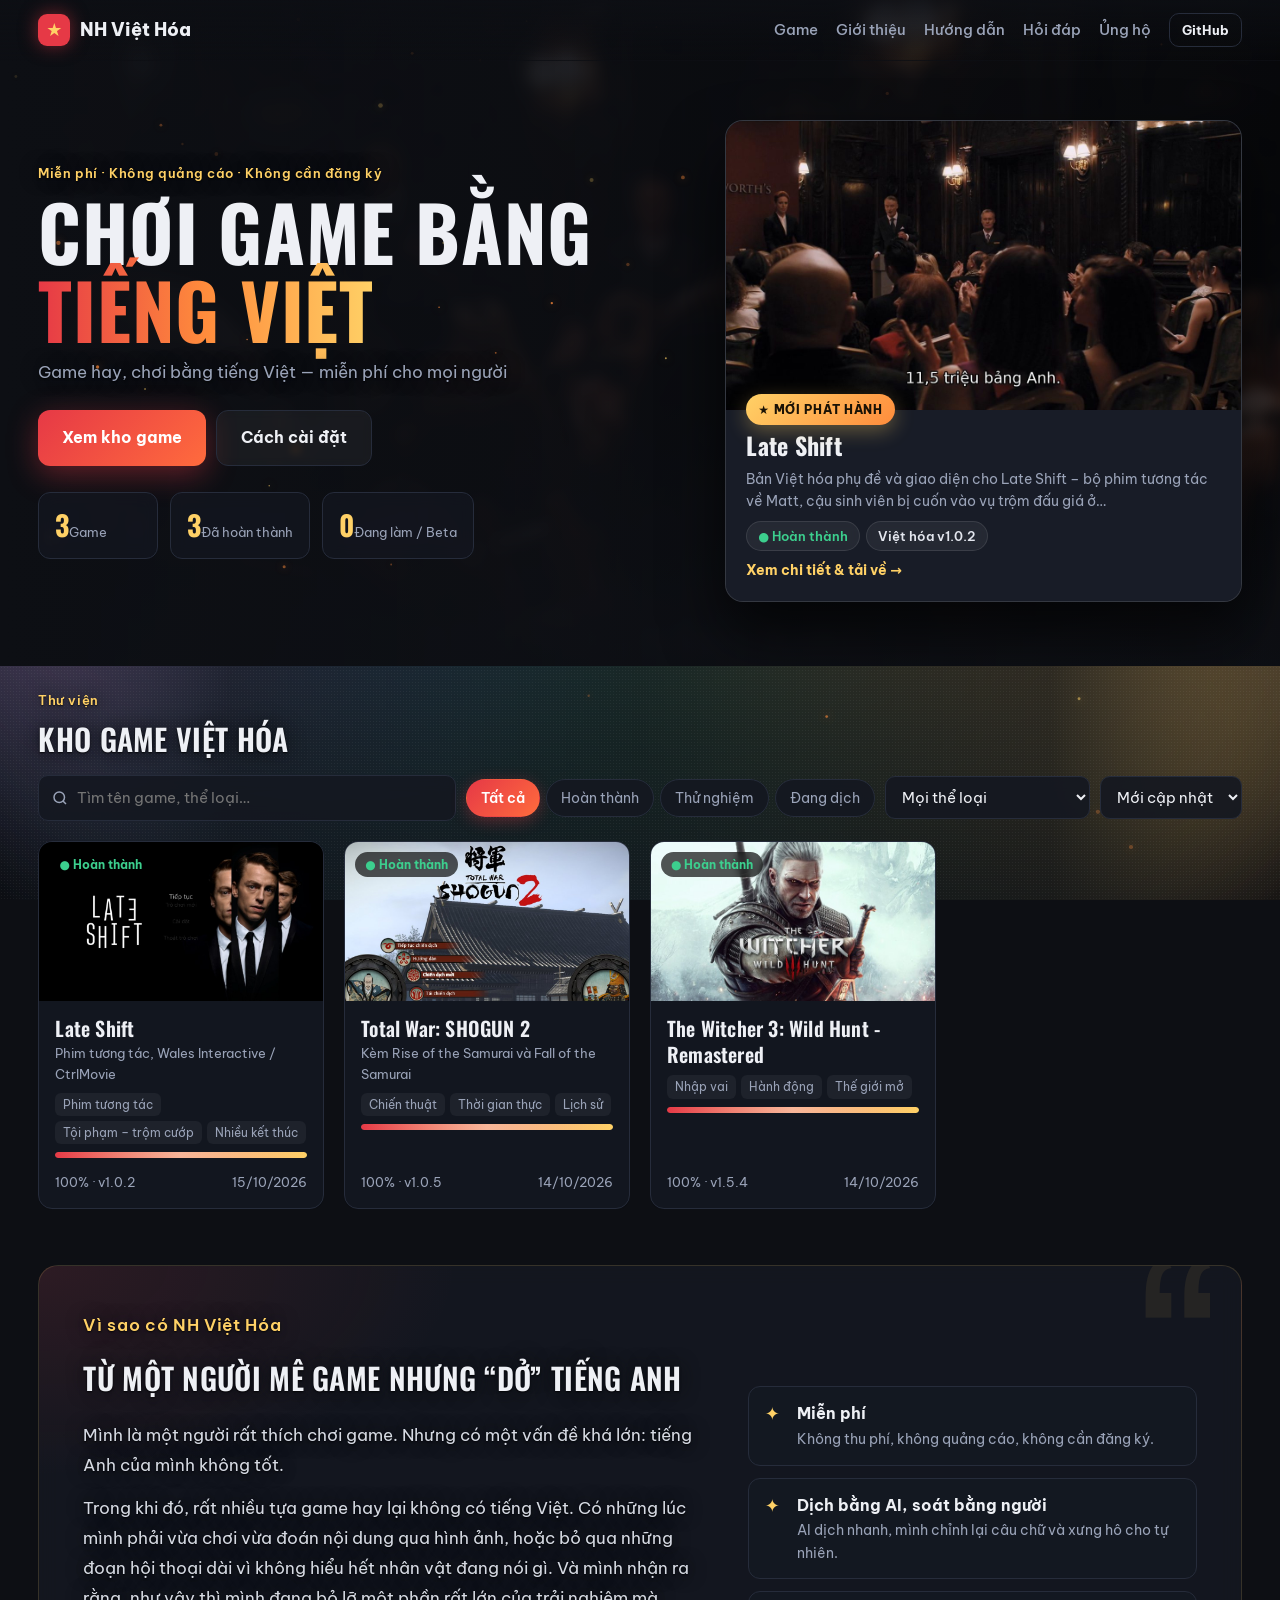
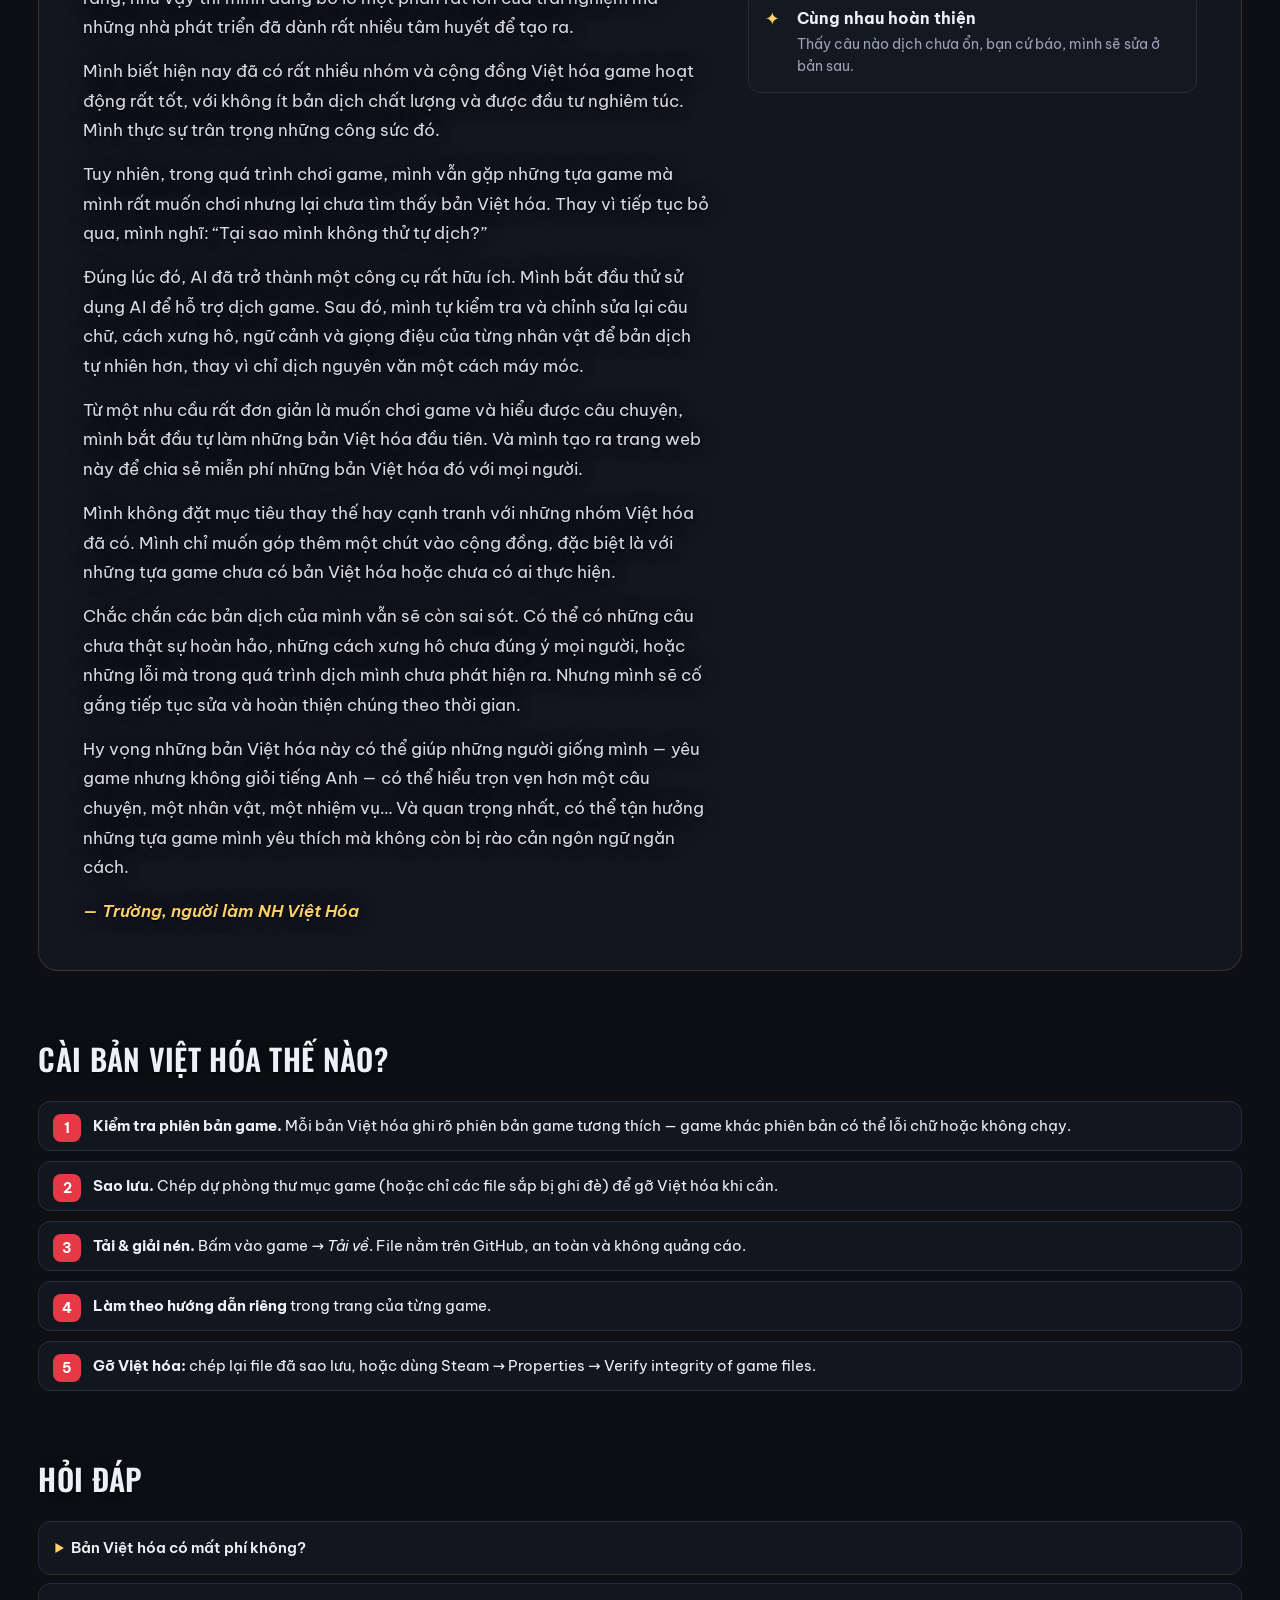
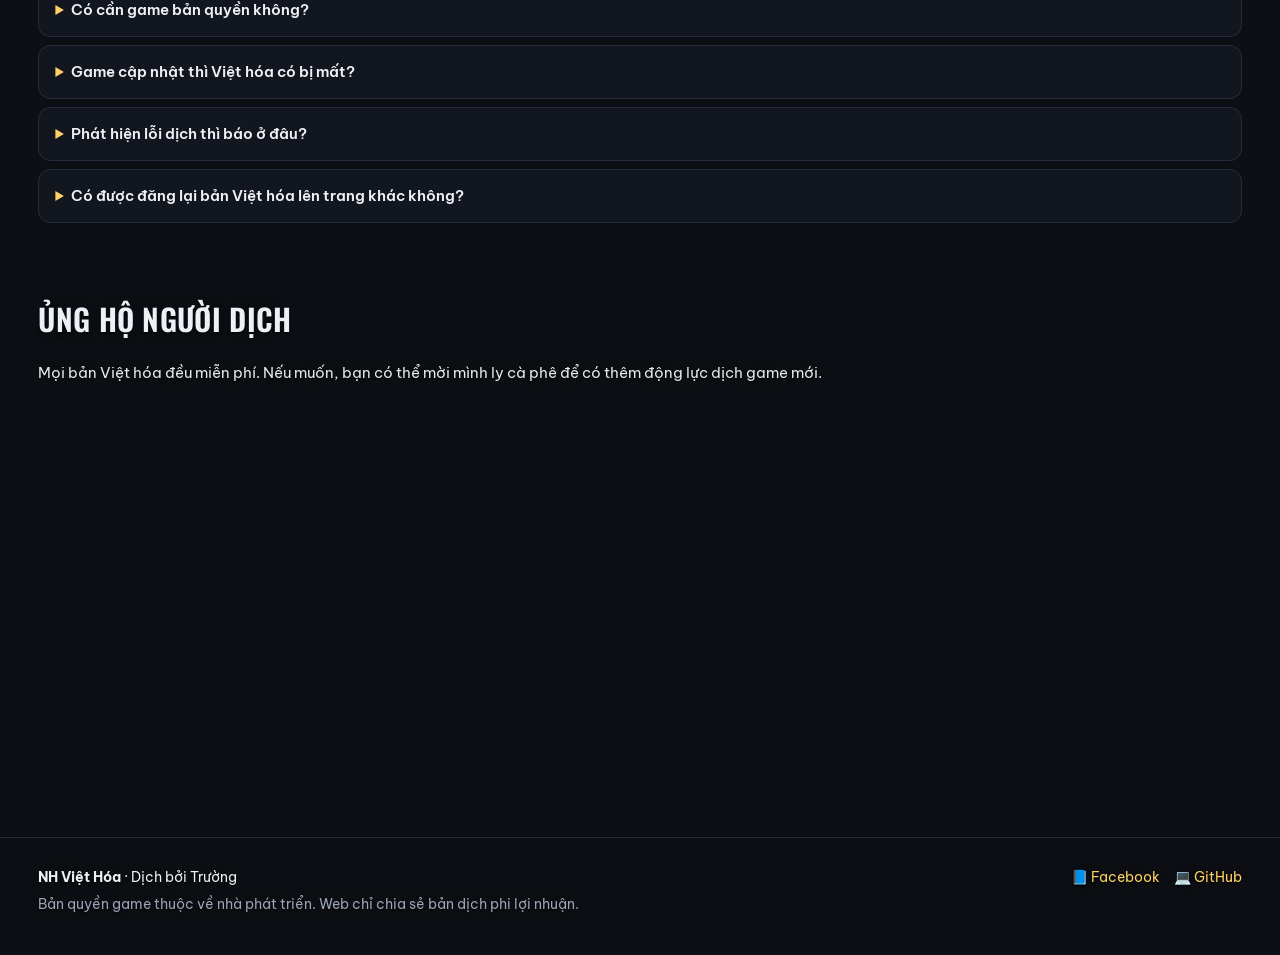
<file: index.html>
<!doctype html>
<html lang="vi">
<head>
  <meta charset="utf-8">
  <meta name="viewport" content="width=device-width, initial-scale=1">
  <title>NH Việt Hóa — Game Việt hóa miễn phí</title>
  <meta name="description" content="Tải miễn phí các bản Việt hóa game PC: dịch cốt truyện, giao diện, font có dấu đầy đủ, hướng dẫn cài đặt chi tiết.">
  <link rel="canonical" href="https://nguyenhoangnhviethoa.github.io/">
  <meta property="og:type" content="website">
  <meta property="og:site_name" content="NH Việt Hóa">
  <meta property="og:url" content="https://nguyenhoangnhviethoa.github.io/">
  <meta property="og:title" content="NH Việt Hóa — Game Việt hóa miễn phí">
  <meta property="og:description" content="Tải miễn phí các bản Việt hóa game PC: dịch cốt truyện, giao diện, font có dấu đầy đủ, hướng dẫn cài đặt chi tiết.">
  <meta property="og:image" content="https://nguyenhoangnhviethoa.github.io/assets/og-home.jpg">
  <meta property="og:image:width" content="1200">
  <meta property="og:image:height" content="630">
  <meta property="og:locale" content="vi_VN">
  <meta name="twitter:card" content="summary_large_image">
  <link rel="icon" href="data:image/svg+xml,%3Csvg xmlns='http://www.w3.org/2000/svg' viewBox='0 0 64 64'%3E%3Crect width='64' height='64' rx='14' fill='%23e63946'/%3E%3Cpath d='M32 12l5.9 12.1 13.3 1.9-9.6 9.4 2.3 13.2L32 42.4l-11.9 6.2 2.3-13.2-9.6-9.4 13.3-1.9z' fill='%23ffd166'/%3E%3C/svg%3E">
  <link rel="preconnect" href="https://fonts.googleapis.com">
  <link rel="preconnect" href="https://fonts.gstatic.com" crossorigin>
  <link href="https://fonts.googleapis.com/css2?family=Be+Vietnam+Pro:wght@400;500;600;700;800&family=Oswald:wght@500;600;700&display=swap" rel="stylesheet">
  <link rel="stylesheet" href="style.css?v=92d34cbc">
</head>
<body data-page="home">
  <header class="topbar">
    <div class="wrap topbar-in">
      <a class="brand" href="#">
        <span class="logo" aria-hidden="true">★</span>
        <span class="brand-name" data-site="name">NH Việt Hóa</span>
      </a>
      <button class="nav-toggle" id="navToggle" aria-label="Mở menu" aria-expanded="false" aria-controls="nav">☰</button>
      <nav class="nav nav-menu" id="nav">
        <a href="#games">Game</a>
        <a href="#about">Giới thiệu</a>
        <a href="#guide">Hướng dẫn</a>
        <a href="#faq">Hỏi đáp</a>
        <a href="#donate" id="navDonate" hidden>Ủng hộ</a>
        <a id="navGithub" class="btn btn-ghost btn-sm js-github" target="_blank" rel="noopener" hidden>GitHub</a>
      </nav>
    </div>
  </header>

  <section class="hero">
    <div class="hero-bg" id="heroBg" aria-hidden="true"></div>
    <canvas class="embers" aria-hidden="true"></canvas>
    <div class="wrap hero-grid">
      <div class="hero-text">
        <p class="eyebrow">Miễn phí · Không quảng cáo · Không cần đăng ký</p>
        <h1>Chơi game bằng <span class="hl">tiếng Việt</span></h1>
        <p class="lead" data-site="tagline"></p>
        <div class="hero-cta">
          <a class="btn btn-lg btn-glow" href="#games">Xem kho game</a>
          <a class="btn btn-lg btn-ghost" href="#guide">Cách cài đặt</a>
        </div>
        <div class="stats" id="stats"></div>
      </div>
      <div id="featured"></div>
    </div>
  </section>

  <main class="wrap" id="games">
    <div class="sec-head">
      <p class="eyebrow">Thư viện</p>
      <h2>Kho game Việt hóa</h2>
    </div>
    <div class="sample-note" id="sampleNote" hidden>
      Đang hiển thị <b>dữ liệu mẫu</b>. Sửa file <code>games.js</code> để thay bằng game thật.
    </div>

    <div class="toolbar">
      <div class="search">
        <svg viewBox="0 0 24 24" aria-hidden="true"><circle cx="11" cy="11" r="7"/><path d="M20 20l-4-4"/></svg>
        <input id="q" type="search" placeholder="Tìm tên game, thể loại…" autocomplete="off" aria-label="Tìm game">
      </div>
      <div class="chips" id="statusChips" role="tablist"></div>
      <select id="genre" aria-label="Thể loại"></select>
      <select id="sort" aria-label="Sắp xếp">
        <option value="updated">Mới cập nhật</option>
        <option value="title">Tên A → Z</option>
        <option value="progress">Tiến độ</option>
        <option value="downloads">Lượt tải</option>
      </select>
    </div>

    <div class="grid" id="grid"></div>
    <p class="empty" id="empty" hidden>Không tìm thấy game phù hợp.</p>
  </main>

  <section class="wrap section story" id="about">
    <div class="story-card">
      <div class="story-text">
        <p class="eyebrow">Vì sao có NH Việt Hóa</p>
        <h2>Từ một người mê game nhưng “dở” tiếng Anh</h2>
        <p>Mình là một người rất thích chơi game. Nhưng có một vấn đề khá lớn: tiếng Anh của mình không tốt.</p>
        <p>Trong khi đó, rất nhiều tựa game hay lại không có tiếng Việt. Có những lúc mình phải vừa chơi vừa đoán nội dung qua hình ảnh, hoặc bỏ qua những đoạn hội thoại dài vì không hiểu hết nhân vật đang nói gì. Và mình nhận ra rằng, như vậy thì mình đang bỏ lỡ một phần rất lớn của trải nghiệm mà những nhà phát triển đã dành rất nhiều tâm huyết để tạo ra.</p>
        <p>Mình biết hiện nay đã có rất nhiều nhóm và cộng đồng Việt hóa game hoạt động rất tốt, với không ít bản dịch chất lượng và được đầu tư nghiêm túc. Mình thực sự trân trọng những công sức đó.</p>
        <p>Tuy nhiên, trong quá trình chơi game, mình vẫn gặp những tựa game mà mình rất muốn chơi nhưng lại chưa tìm thấy bản Việt hóa. Thay vì tiếp tục bỏ qua, mình nghĩ: “Tại sao mình không thử tự dịch?”</p>
        <p>Đúng lúc đó, AI đã trở thành một công cụ rất hữu ích. Mình bắt đầu thử sử dụng AI để hỗ trợ dịch game. Sau đó, mình tự kiểm tra và chỉnh sửa lại câu chữ, cách xưng hô, ngữ cảnh và giọng điệu của từng nhân vật để bản dịch tự nhiên hơn, thay vì chỉ dịch nguyên văn một cách máy móc.</p>
        <p>Từ một nhu cầu rất đơn giản là muốn chơi game và hiểu được câu chuyện, mình bắt đầu tự làm những bản Việt hóa đầu tiên. Và mình tạo ra trang web này để chia sẻ miễn phí những bản Việt hóa đó với mọi người.</p>
        <p>Mình không đặt mục tiêu thay thế hay cạnh tranh với những nhóm Việt hóa đã có. Mình chỉ muốn góp thêm một chút vào cộng đồng, đặc biệt là với những tựa game chưa có bản Việt hóa hoặc chưa có ai thực hiện.</p>
        <p>Chắc chắn các bản dịch của mình vẫn sẽ còn sai sót. Có thể có những câu chưa thật sự hoàn hảo, những cách xưng hô chưa đúng ý mọi người, hoặc những lỗi mà trong quá trình dịch mình chưa phát hiện ra. Nhưng mình sẽ cố gắng tiếp tục sửa và hoàn thiện chúng theo thời gian.</p>
        <p>Hy vọng những bản Việt hóa này có thể giúp những người giống mình — yêu game nhưng không giỏi tiếng Anh — có thể hiểu trọn vẹn hơn một câu chuyện, một nhân vật, một nhiệm vụ… Và quan trọng nhất, có thể tận hưởng những tựa game mình yêu thích mà không còn bị rào cản ngôn ngữ ngăn cách.</p>
        <p class="story-sign">— <span data-site="author">Trường</span>, người làm NH Việt Hóa</p>
      </div>
      <ul class="story-points">
        <li><b>Miễn phí</b><span>Không thu phí, không quảng cáo, không cần đăng ký.</span></li>
        <li><b>Dịch bằng AI, soát bằng người</b><span>AI dịch nhanh, mình chỉnh lại câu chữ và xưng hô cho tự nhiên.</span></li>
        <li><b>Cùng nhau hoàn thiện</b><span>Thấy câu nào dịch chưa ổn, bạn cứ báo, mình sẽ sửa ở bản sau.</span></li>
      </ul>
    </div>
  </section>

  <section class="wrap section" id="guide">
    <h2>Cài bản Việt hóa thế nào?</h2>
    <ol class="steps">
      <li><b>Kiểm tra phiên bản game.</b> Mỗi bản Việt hóa ghi rõ phiên bản game tương thích — game khác phiên bản có thể lỗi chữ hoặc không chạy.</li>
      <li><b>Sao lưu.</b> Chép dự phòng thư mục game (hoặc chỉ các file sắp bị ghi đè) để gỡ Việt hóa khi cần.</li>
      <li><b>Tải & giải nén.</b> Bấm vào game → <i>Tải về</i>. File nằm trên GitHub, an toàn và không quảng cáo.</li>
      <li><b>Làm theo hướng dẫn riêng</b> trong trang của từng game.</li>
      <li><b>Gỡ Việt hóa:</b> chép lại file đã sao lưu, hoặc dùng Steam → Properties → Verify integrity of game files.</li>
    </ol>
  </section>

  <section class="wrap section" id="faq">
    <h2>Hỏi đáp</h2>
    <details><summary>Bản Việt hóa có mất phí không?</summary><p>Hoàn toàn miễn phí. Nếu thấy hay, bạn có thể chia sẻ cho bạn bè hoặc ủng hộ tùy tâm.</p></details>
    <details><summary>Có cần game bản quyền không?</summary><p>Bản Việt hóa chỉ là bản dịch, không kèm game. Hãy mua game chính hãng để ủng hộ nhà phát triển.</p></details>
    <details><summary>Game cập nhật thì Việt hóa có bị mất?</summary><p>Thường có. Khi game cập nhật, hãy quay lại web xem đã có bản Việt hóa mới cho phiên bản đó chưa.</p></details>
    <details><summary>Phát hiện lỗi dịch thì báo ở đâu?</summary><p>Nhắn qua Facebook (link ở cuối trang) hoặc mở Issue trên GitHub của game đó — ghi rõ câu sai, chỗ xuất hiện, kèm ảnh chụp nếu có.</p></details>
    <details><summary>Có được đăng lại bản Việt hóa lên trang khác không?</summary><p>Vui lòng dẫn link về trang này thay vì tải lên lại, để mọi người luôn nhận được bản mới nhất.</p></details>
  </section>

  <section class="wrap section donate" id="donate" hidden>
    <h2>Ủng hộ người dịch</h2>
    <p>Mọi bản Việt hóa đều miễn phí. Nếu muốn, bạn có thể mời mình ly cà phê để có thêm động lực dịch game mới.</p>
    <div id="donateBox"></div>
  </section>

  <footer class="footer">
    <div class="wrap footer-in">
      <div>
        <b data-site="name"></b> · Dịch bởi <span data-site="author"></span>
        <p class="muted">Bản quyền game thuộc về nhà phát triển. Web chỉ chia sẻ bản dịch phi lợi nhuận.</p>
      </div>
      <div class="links" id="contactLinks"></div>
    </div>
  </footer>

  <div class="toast" id="toast" role="status"></div>

  <script src="games.js?v=33efb345"></script>
  <script src="app.js?v=88312386"></script>
</body>
</html>
</file>
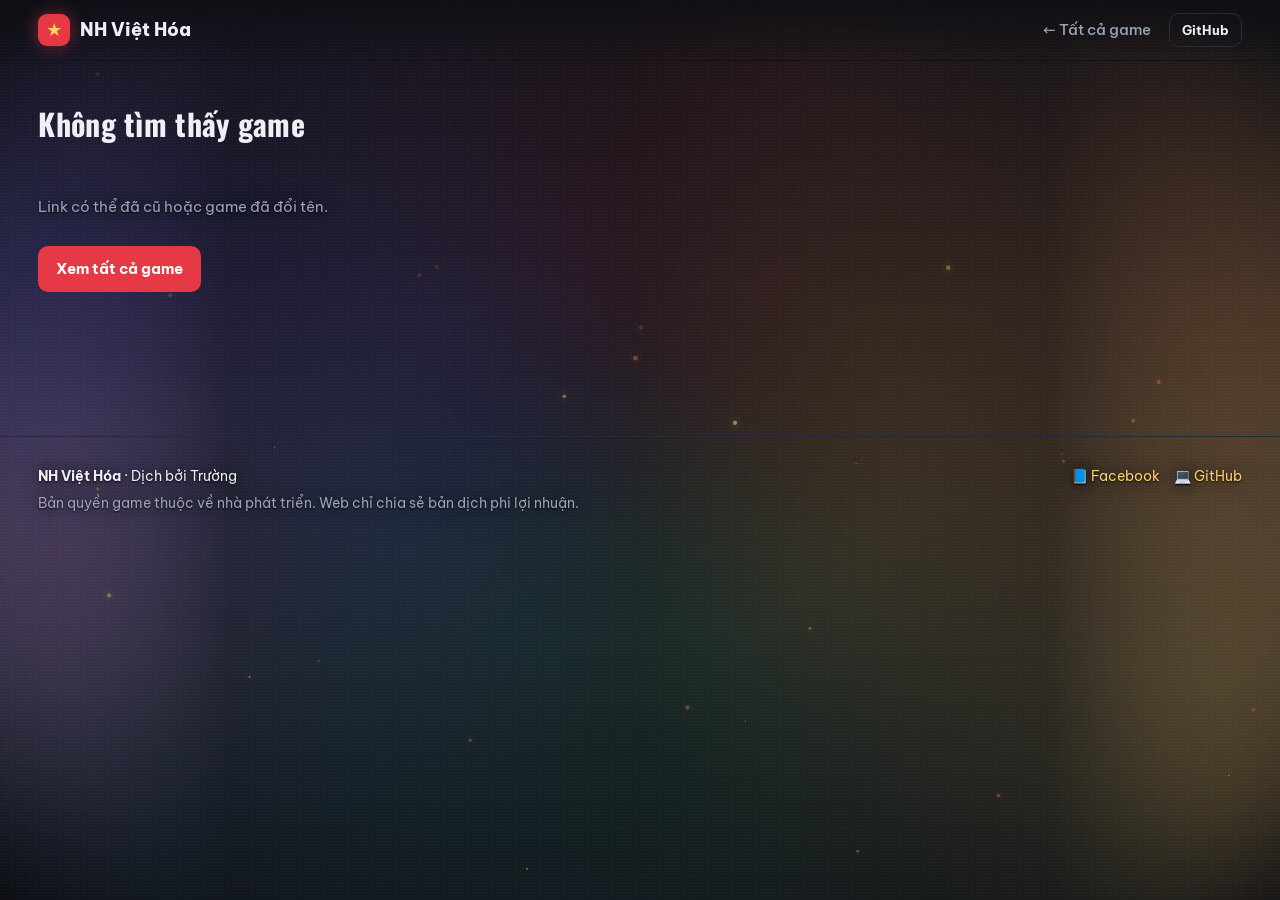
<file: game.html>
<!doctype html>
<html lang="vi">
<head>
  <meta charset="utf-8">
  <meta name="viewport" content="width=device-width, initial-scale=1">
  <title>Việt hóa game — NH Việt Hóa</title>
  <link rel="icon" href="data:image/svg+xml,%3Csvg xmlns='http://www.w3.org/2000/svg' viewBox='0 0 64 64'%3E%3Crect width='64' height='64' rx='14' fill='%23e63946'/%3E%3Cpath d='M32 12l5.9 12.1 13.3 1.9-9.6 9.4 2.3 13.2L32 42.4l-11.9 6.2 2.3-13.2-9.6-9.4 13.3-1.9z' fill='%23ffd166'/%3E%3C/svg%3E">
  <link rel="preconnect" href="https://fonts.googleapis.com">
  <link rel="preconnect" href="https://fonts.gstatic.com" crossorigin>
  <link href="https://fonts.googleapis.com/css2?family=Be+Vietnam+Pro:wght@400;500;600;700;800&family=Oswald:wght@500;600;700&display=swap" rel="stylesheet">
  <link rel="stylesheet" href="style.css?v=92d34cbc">
</head>
<body data-page="game">
  <header class="topbar">
    <div class="wrap topbar-in">
      <a class="brand" href="index.html">
        <span class="logo" aria-hidden="true">★</span>
        <span class="brand-name" data-site="name">NH Việt Hóa</span>
      </a>
      <nav class="nav">
        <a href="index.html" class="back">← Tất cả game</a>
        <a class="btn btn-ghost btn-sm js-github" target="_blank" rel="noopener" hidden>GitHub</a>
      </nav>
    </div>
  </header>

  <main id="game"></main>

  <footer class="footer">
    <div class="wrap footer-in">
      <div>
        <b data-site="name"></b> · Dịch bởi <span data-site="author"></span>
        <p class="muted">Bản quyền game thuộc về nhà phát triển. Web chỉ chia sẻ bản dịch phi lợi nhuận.</p>
      </div>
      <div class="links" id="contactLinks"></div>
    </div>
  </footer>

  <!-- Xem ảnh cỡ lớn -->
  <div class="lightbox" id="lightbox" hidden role="dialog" aria-modal="true" aria-label="Xem ảnh">
    <div class="lb-stage"><img id="lbImg" alt=""></div>
    <button class="lb-btn lb-close" id="lbClose" aria-label="Đóng">×</button>
    <button class="lb-btn lb-nav lb-prev" id="lbPrev" aria-label="Ảnh trước">‹</button>
    <button class="lb-btn lb-nav lb-next" id="lbNext" aria-label="Ảnh sau">›</button>
    <div class="lb-count" id="lbCount"></div>
  </div>

  <div class="toast" id="toast" role="status"></div>

  <script src="games.js?v=33efb345"></script>
  <script src="app.js?v=88312386"></script>
</body>
</html>
</file>
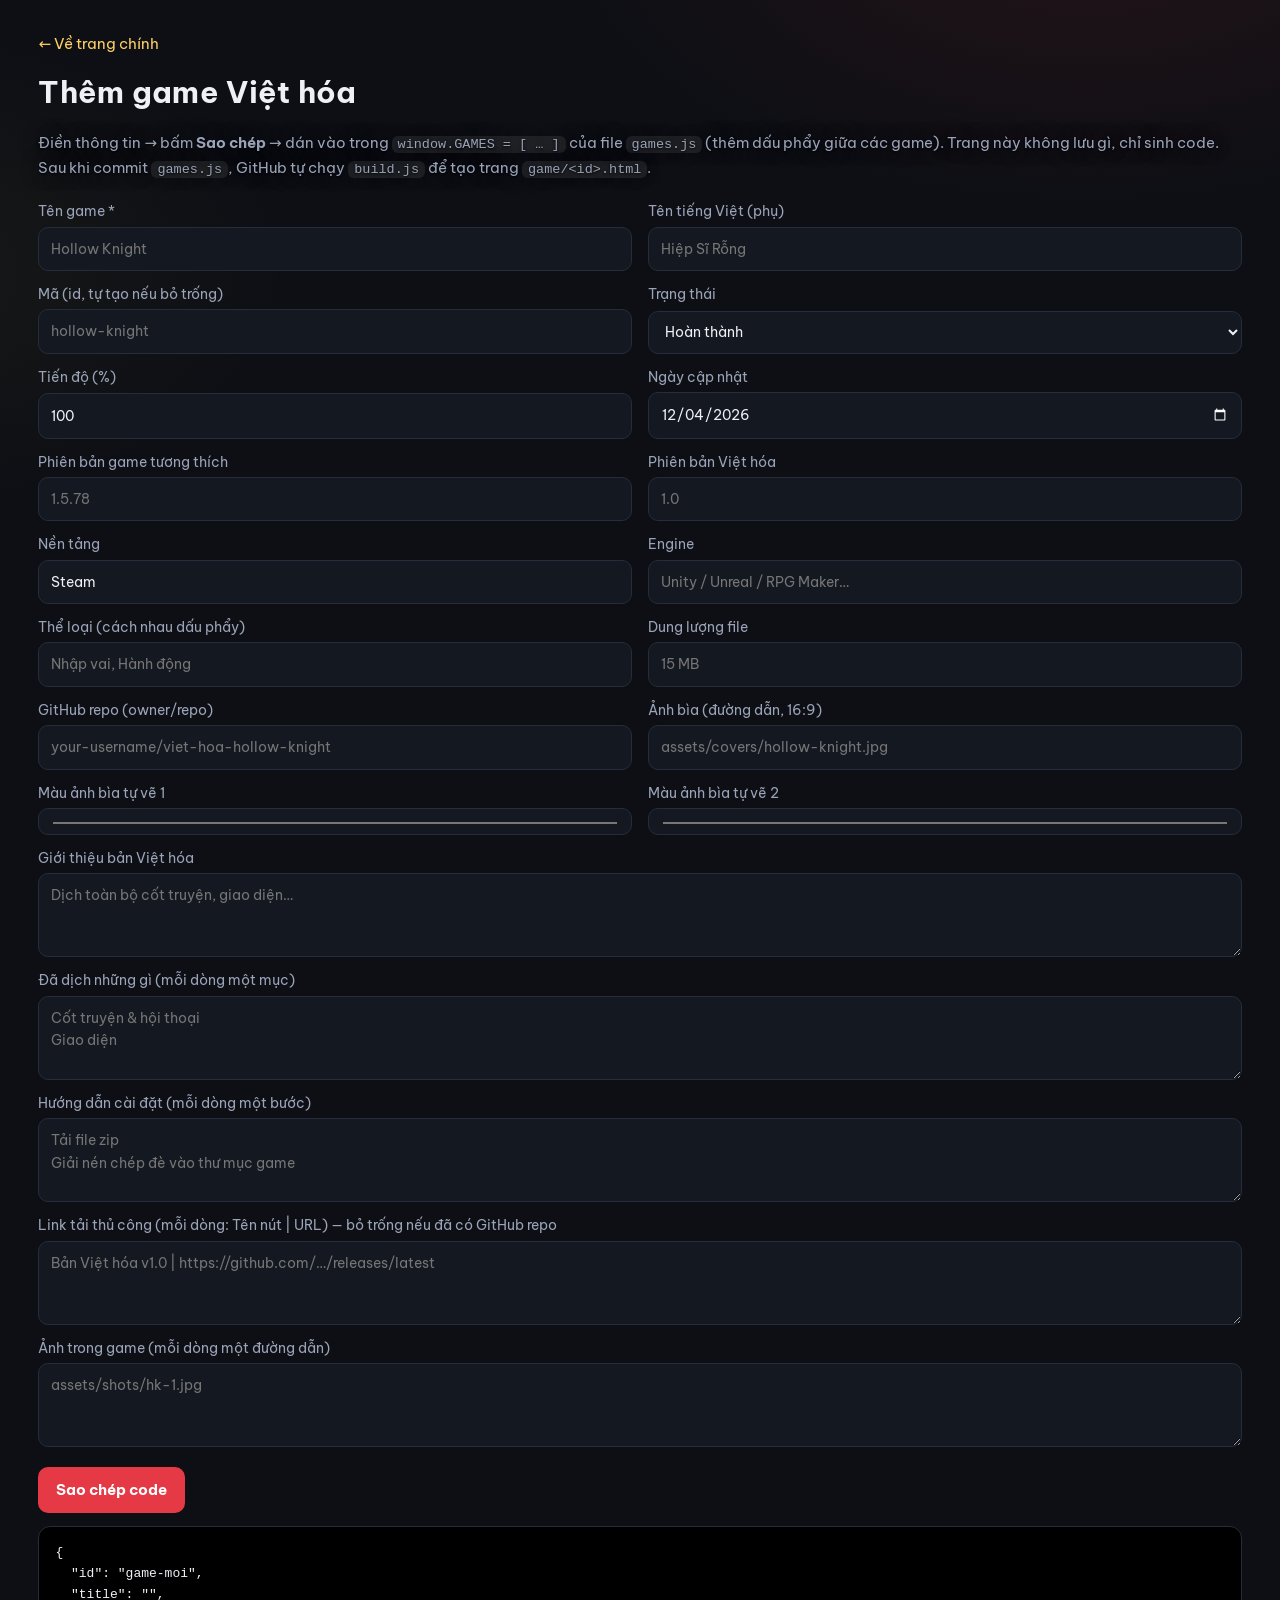
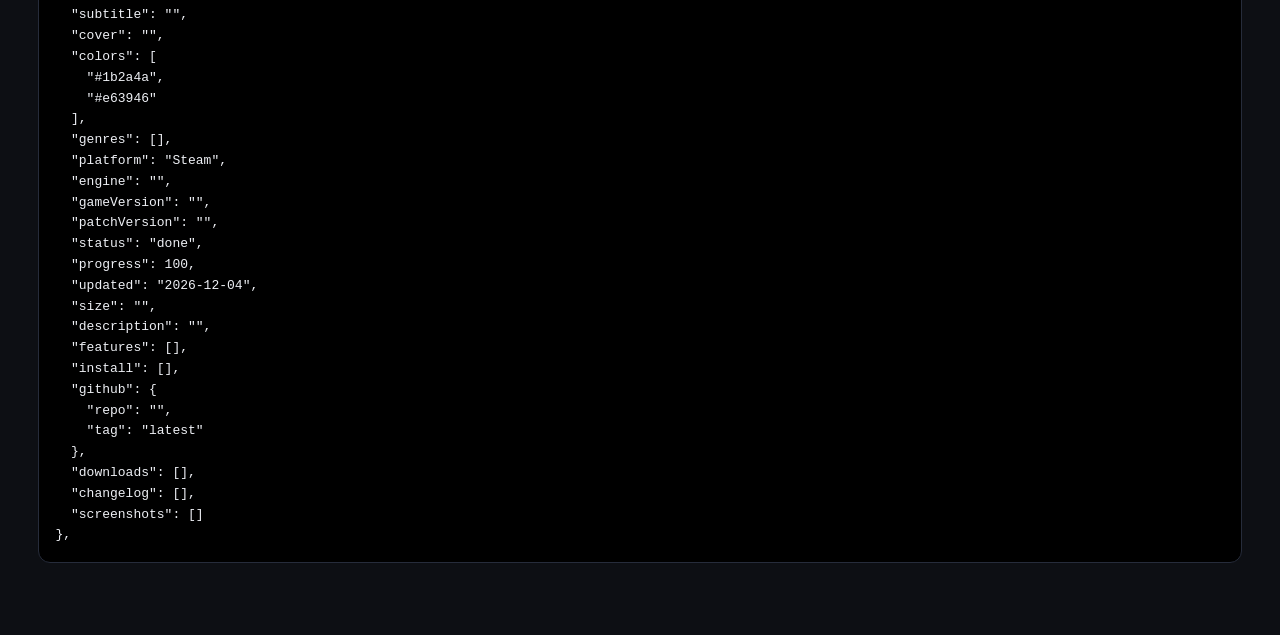
<file: them-game.html>
<!doctype html>
<html lang="vi">
<head>
<meta charset="utf-8">
<meta name="viewport" content="width=device-width, initial-scale=1">
<title>Thêm game — công cụ nội bộ</title>
<meta name="robots" content="noindex">
<link href="https://fonts.googleapis.com/css2?family=Be+Vietnam+Pro:wght@400;600;700&display=swap" rel="stylesheet">
<link rel="stylesheet" href="style.css?v=92d34cbc">
<style>
  .form { display: grid; grid-template-columns: 1fr 1fr; gap: 12px 16px; margin: 20px 0; }
  .form label { display: grid; gap: 4px; font-size: 14px; color: var(--muted); }
  .form .full { grid-column: 1 / -1; }
  input, textarea, .form select { background: var(--bg-2); color: var(--text); border: 1px solid var(--line); border-radius: 10px; padding: 10px 12px; font: inherit; width: 100%; }
  textarea { min-height: 84px; resize: vertical; }
  pre { background: #000; border: 1px solid var(--line); border-radius: 12px; padding: 16px; overflow: auto; font-size: 13px; white-space: pre-wrap; }
  @media (max-width: 640px) { .form { grid-template-columns: 1fr; } }
</style>
</head>
<body>
<main class="wrap" style="padding-top:32px;padding-bottom:60px">
  <a href="index.html">← Về trang chính</a>
  <h1 style="margin:12px 0 4px">Thêm game Việt hóa</h1>
  <p class="muted">Điền thông tin → bấm <b>Sao chép</b> → dán vào trong <code>window.GAMES = [ … ]</code> của file <code>games.js</code> (thêm dấu phẩy giữa các game). Trang này không lưu gì, chỉ sinh code. Sau khi commit <code>games.js</code>, GitHub tự chạy <code>build.js</code> để tạo trang <code>game/&lt;id&gt;.html</code>.</p>

  <form class="form" id="f" onsubmit="return false">
    <label>Tên game *<input name="title" required placeholder="Hollow Knight"></label>
    <label>Tên tiếng Việt (phụ)<input name="subtitle" placeholder="Hiệp Sĩ Rỗng"></label>
    <label>Mã (id, tự tạo nếu bỏ trống)<input name="id" placeholder="hollow-knight"></label>
    <label>Trạng thái
      <select name="status"><option value="done">Hoàn thành</option><option value="beta">Thử nghiệm</option><option value="wip">Đang dịch</option></select>
    </label>
    <label>Tiến độ (%)<input name="progress" type="number" min="0" max="100" value="100"></label>
    <label>Ngày cập nhật<input name="updated" type="date"></label>
    <label>Phiên bản game tương thích<input name="gameVersion" placeholder="1.5.78"></label>
    <label>Phiên bản Việt hóa<input name="patchVersion" placeholder="1.0"></label>
    <label>Nền tảng<input name="platform" value="Steam"></label>
    <label>Engine<input name="engine" placeholder="Unity / Unreal / RPG Maker…"></label>
    <label>Thể loại (cách nhau dấu phẩy)<input name="genres" placeholder="Nhập vai, Hành động"></label>
    <label>Dung lượng file<input name="size" placeholder="15 MB"></label>
    <label>GitHub repo (owner/repo)<input name="repo" placeholder="your-username/viet-hoa-hollow-knight"></label>
    <label>Ảnh bìa (đường dẫn, 16:9)<input name="cover" placeholder="assets/covers/hollow-knight.jpg"></label>
    <label>Màu ảnh bìa tự vẽ 1<input name="c1" type="color" value="#1b2a4a"></label>
    <label>Màu ảnh bìa tự vẽ 2<input name="c2" type="color" value="#e63946"></label>
    <label class="full">Giới thiệu bản Việt hóa<textarea name="description" placeholder="Dịch toàn bộ cốt truyện, giao diện…"></textarea></label>
    <label class="full">Đã dịch những gì (mỗi dòng một mục)<textarea name="features" placeholder="Cốt truyện & hội thoại&#10;Giao diện"></textarea></label>
    <label class="full">Hướng dẫn cài đặt (mỗi dòng một bước)<textarea name="install" placeholder="Tải file zip&#10;Giải nén chép đè vào thư mục game"></textarea></label>
    <label class="full">Link tải thủ công (mỗi dòng: Tên nút | URL) — bỏ trống nếu đã có GitHub repo<textarea name="downloads" placeholder="Bản Việt hóa v1.0 | https://github.com/…/releases/latest"></textarea></label>
    <label class="full">Ảnh trong game (mỗi dòng một đường dẫn)<textarea name="screenshots" placeholder="assets/shots/hk-1.jpg"></textarea></label>
  </form>

  <div style="display:flex;gap:10px;align-items:center;margin-bottom:10px">
    <button class="btn" id="copy">Sao chép code</button><span class="muted" id="msg"></span>
  </div>
  <pre id="out"></pre>
</main>
<script>
  const f = document.getElementById("f");
  f.updated.value = new Date().toISOString().slice(0, 10);
  const lines = s => s.split("\n").map(x => x.trim()).filter(Boolean);
  const slug = s => s.normalize("NFD").replace(/[̀-ͯ]/g, "").replace(/đ/gi, "d").toLowerCase().replace(/[^a-z0-9]+/g, "-").replace(/^-|-$/g, "");
  function build() {
    const v = Object.fromEntries(new FormData(f));
    const g = {
      id: v.id.trim() || slug(v.title || "game-moi"),
      title: v.title.trim(), subtitle: v.subtitle.trim(),
      cover: v.cover.trim(), colors: [v.c1, v.c2],
      genres: v.genres.split(",").map(x => x.trim()).filter(Boolean),
      platform: v.platform.trim(), engine: v.engine.trim(),
      gameVersion: v.gameVersion.trim(), patchVersion: v.patchVersion.trim(),
      status: v.status, progress: Number(v.progress) || 0,
      updated: v.updated, size: v.size.trim(),
      description: v.description.trim(),
      features: lines(v.features), install: lines(v.install),
      github: { repo: v.repo.trim(), tag: "latest" },
      downloads: lines(v.downloads).map(l => { const [label, url] = l.split("|").map(x => x.trim()); return url ? { label, url } : { label: "Tải về", url: label }; }),
      changelog: v.patchVersion.trim() ? [{ version: v.patchVersion.trim(), date: v.updated, notes: "Phát hành." }] : [],
      screenshots: lines(v.screenshots)
    };
    document.getElementById("out").textContent = JSON.stringify(g, null, 2) + ",";
  }
  f.addEventListener("input", build); build();
  document.getElementById("copy").onclick = () => {
    navigator.clipboard.writeText(document.getElementById("out").textContent)
      .then(() => document.getElementById("msg").textContent = "Đã sao chép!", () => document.getElementById("msg").textContent = "Không sao chép được — hãy bôi đen và copy tay.");
  };
</script>
</body>
</html>
</file>
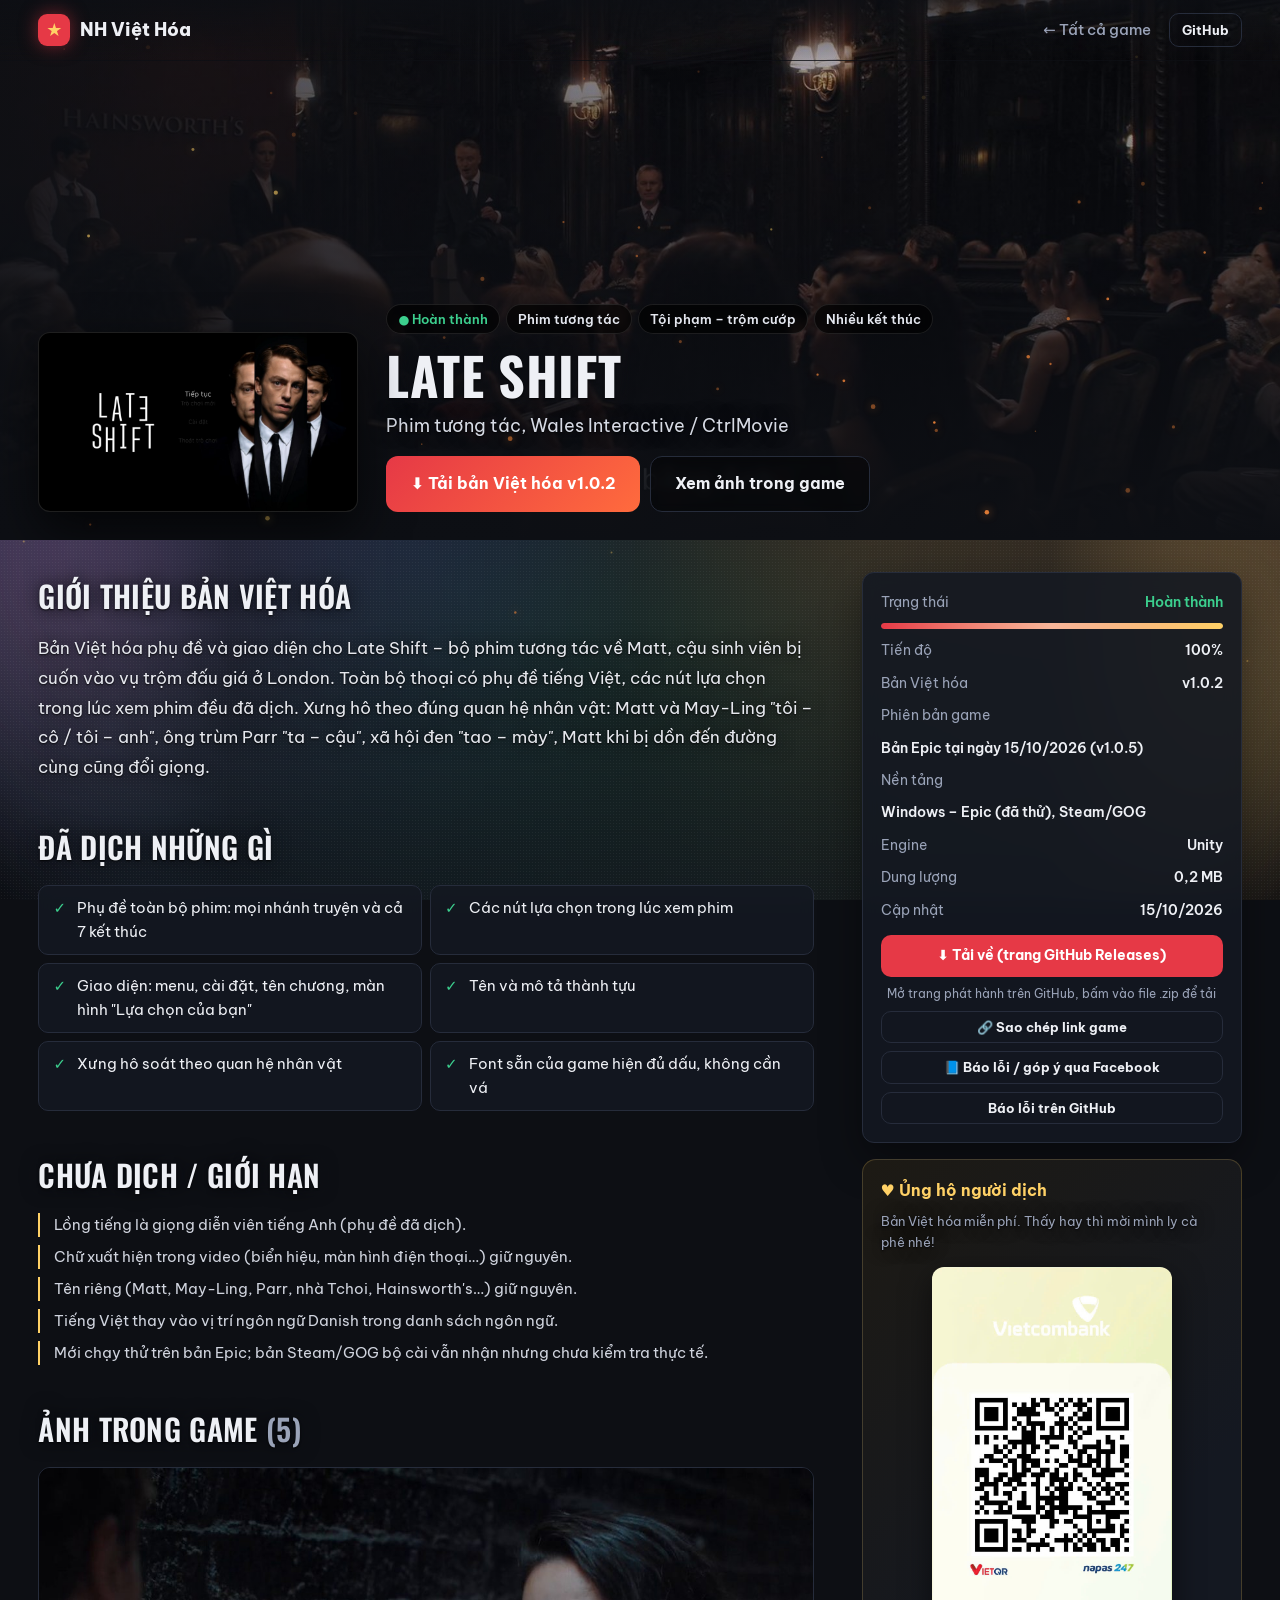
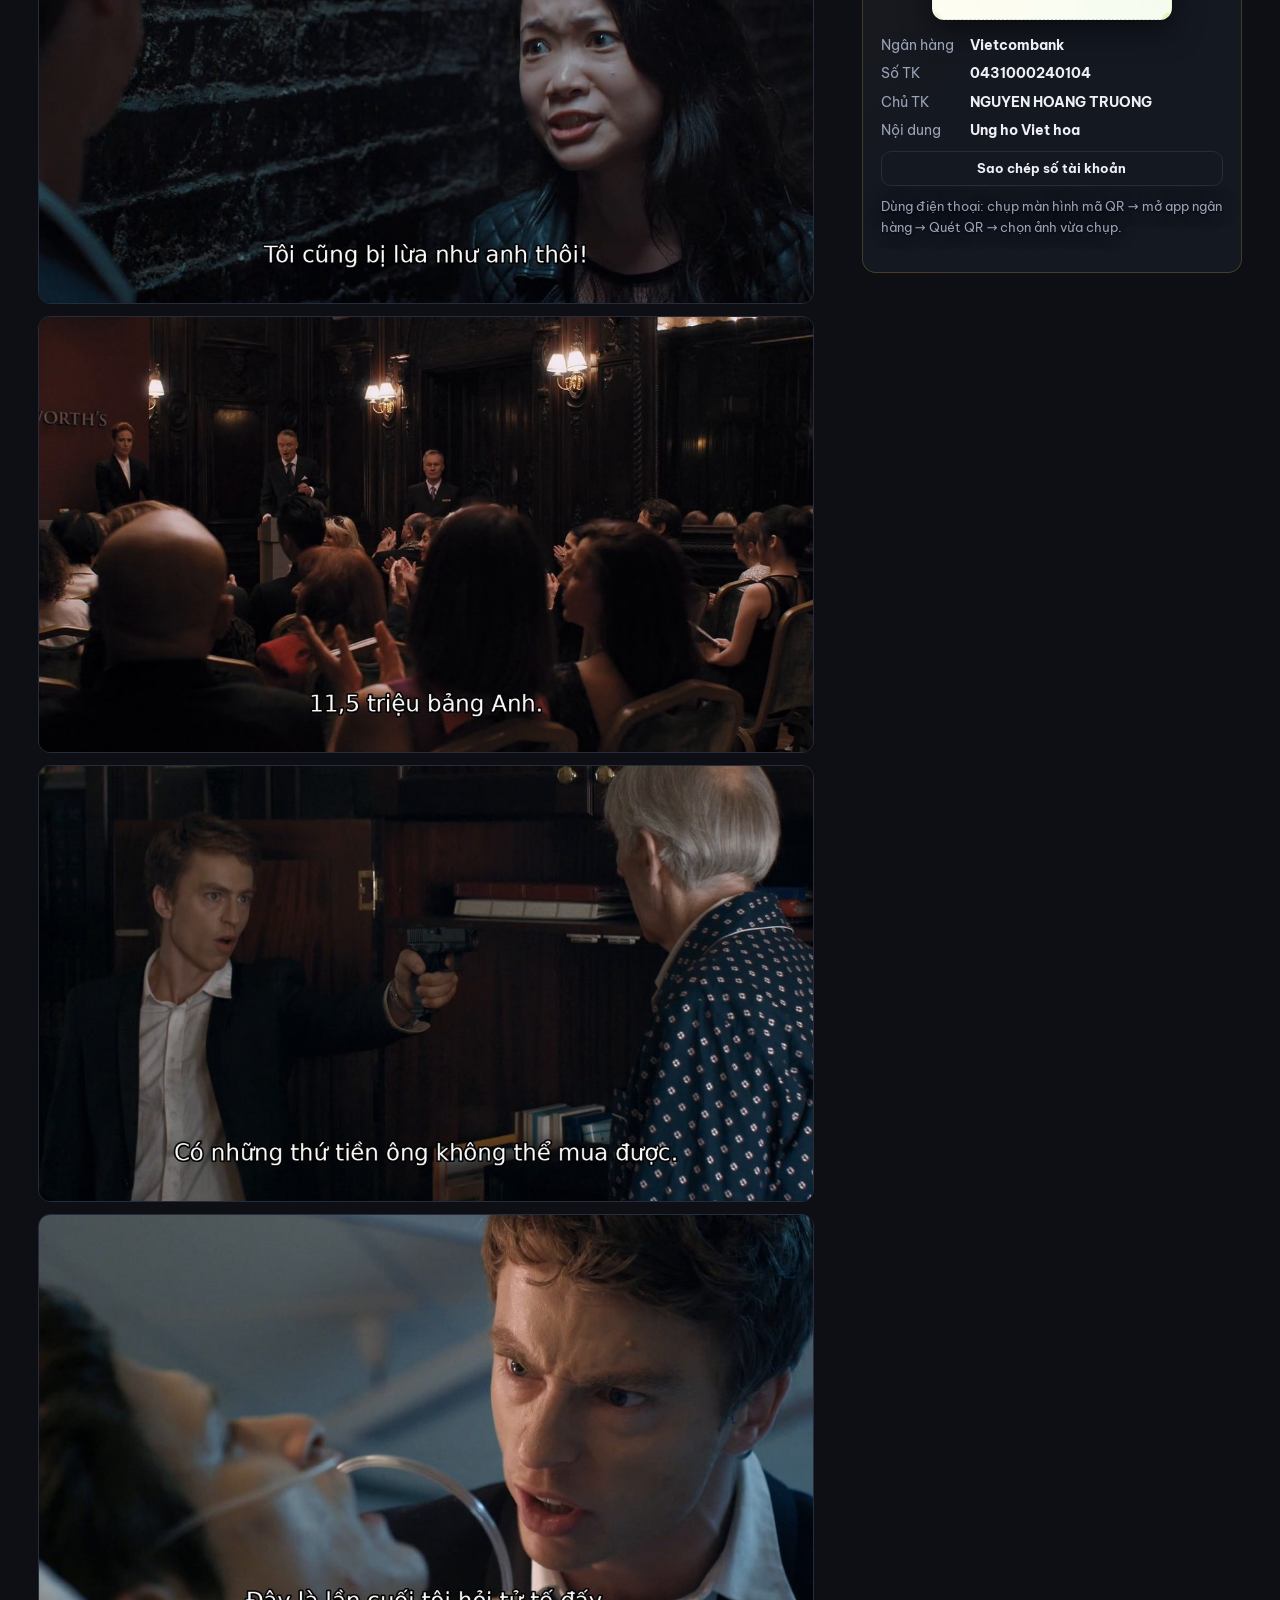
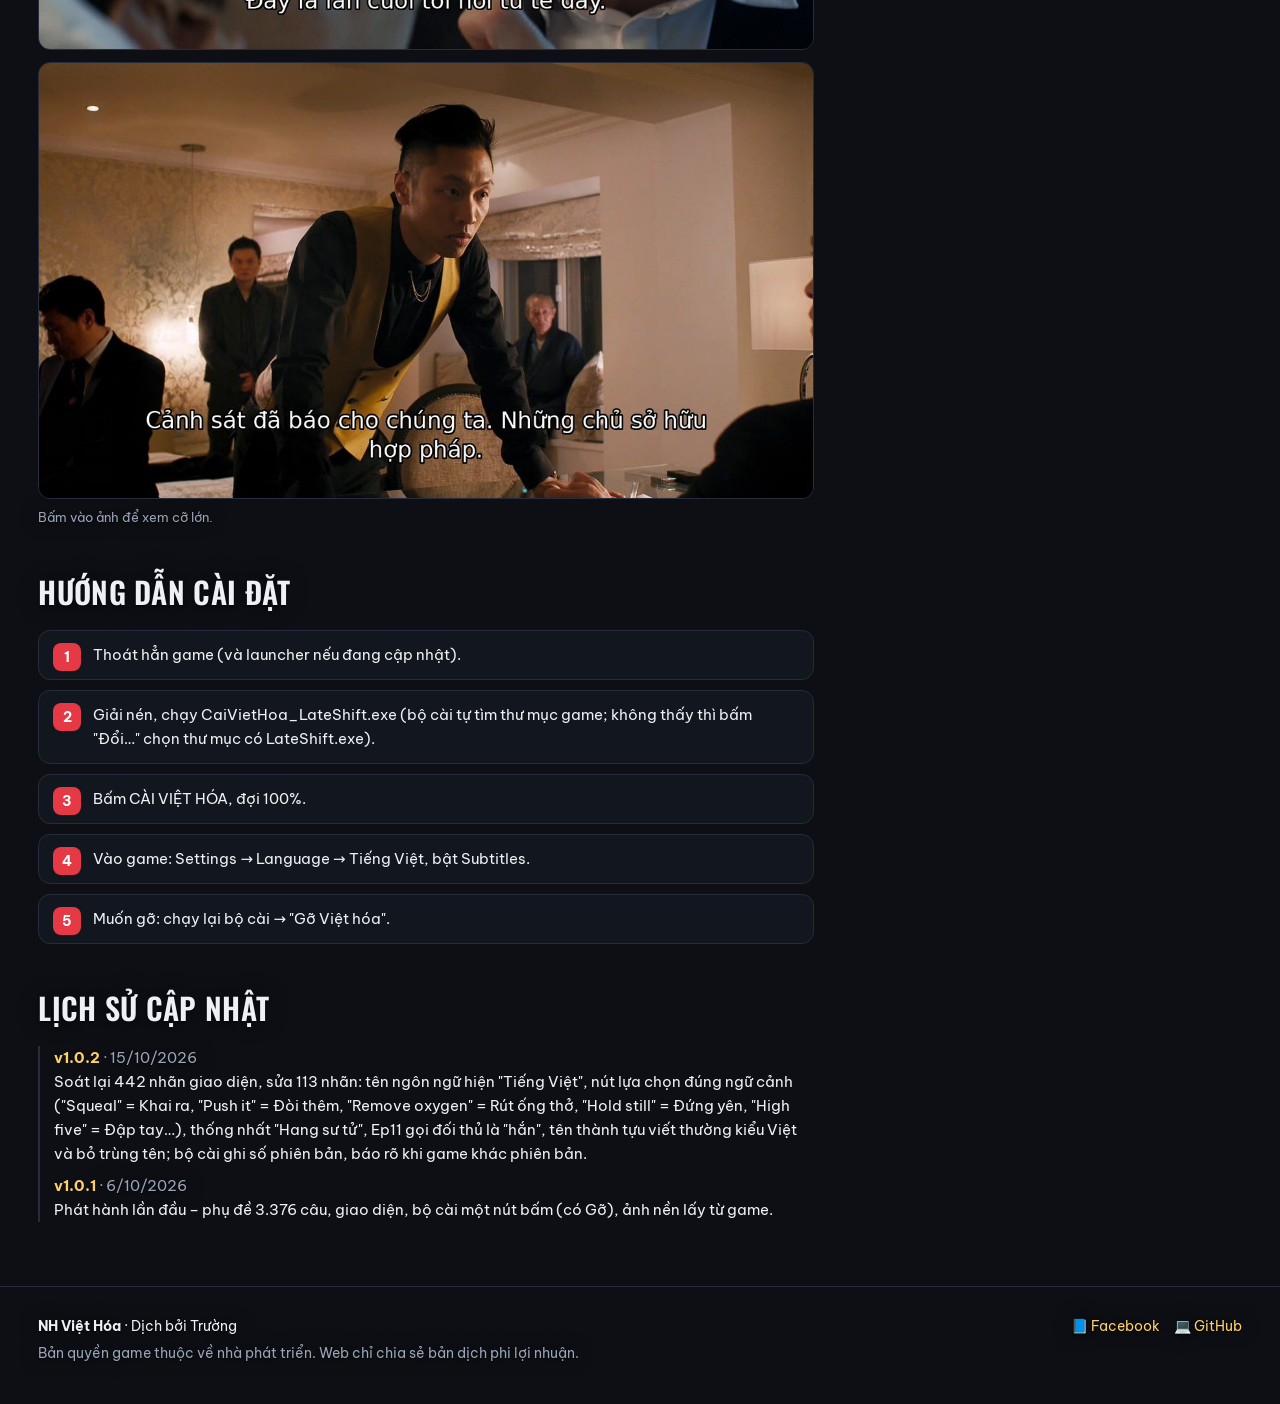
<file: game/late-shift.html>
<!doctype html>
<html lang="vi">
<head>
  <meta charset="utf-8">
  <meta name="viewport" content="width=device-width, initial-scale=1">
  <title>Việt hóa Late Shift — NH Việt Hóa</title>
  <meta name="description" content="Bản Việt hóa phụ đề và giao diện cho Late Shift – bộ phim tương tác về Matt, cậu sinh viên bị cuốn vào vụ trộm đấu giá ở London. Toàn bộ thoại có phụ đề tiếng Việt, các nút lựa chọn trong lúc xem phim đều đã dịch.">
  <link rel="canonical" href="https://nguyenhoangnhviethoa.github.io/game/late-shift.html">
  <meta property="og:type" content="website">
  <meta property="og:site_name" content="NH Việt Hóa">
  <meta property="og:url" content="https://nguyenhoangnhviethoa.github.io/game/late-shift.html">
  <meta property="og:title" content="Việt hóa Late Shift — NH Việt Hóa">
  <meta property="og:description" content="Bản Việt hóa phụ đề và giao diện cho Late Shift – bộ phim tương tác về Matt, cậu sinh viên bị cuốn vào vụ trộm đấu giá ở London. Toàn bộ thoại có phụ đề tiếng Việt, các nút lựa chọn trong lúc xem phim đều đã dịch.">
  <meta property="og:image" content="https://nguyenhoangnhviethoa.github.io/assets/covers/late-shift.jpg">
  <meta property="og:locale" content="vi_VN">
  <meta name="twitter:card" content="summary_large_image">
  <link rel="icon" href="data:image/svg+xml,%3Csvg xmlns='http://www.w3.org/2000/svg' viewBox='0 0 64 64'%3E%3Crect width='64' height='64' rx='14' fill='%23e63946'/%3E%3Cpath d='M32 12l5.9 12.1 13.3 1.9-9.6 9.4 2.3 13.2L32 42.4l-11.9 6.2 2.3-13.2-9.6-9.4 13.3-1.9z' fill='%23ffd166'/%3E%3C/svg%3E">
  <link rel="preconnect" href="https://fonts.googleapis.com">
  <link rel="preconnect" href="https://fonts.gstatic.com" crossorigin>
  <link href="https://fonts.googleapis.com/css2?family=Be+Vietnam+Pro:wght@400;500;600;700;800&family=Oswald:wght@500;600;700&display=swap" rel="stylesheet">
  <link rel="stylesheet" href="../style.css?v=92d34cbc">
  <script type="application/ld+json">{"@context":"https://schema.org","@type":"SoftwareApplication","name":"Việt hóa Late Shift","applicationCategory":"GameApplication","operatingSystem":"Windows","description":"Bản Việt hóa phụ đề và giao diện cho Late Shift – bộ phim tương tác về Matt, cậu sinh viên bị cuốn vào vụ trộm đấu giá ở London. Toàn bộ thoại có phụ đề tiếng Việt, các nút lựa chọn trong lúc xem phim đều đã dịch.","url":"https://nguyenhoangnhviethoa.github.io/game/late-shift.html","image":"https://nguyenhoangnhviethoa.github.io/assets/covers/late-shift.jpg","inLanguage":"vi","offers":{"@type":"Offer","price":"0","priceCurrency":"VND"},"author":{"@type":"Person","name":"Trường"},"dateModified":"2026-10-15"}</script>
</head>
<body data-page="game" data-root="../" data-id="late-shift">
  <header class="topbar">
    <div class="wrap topbar-in">
      <a class="brand" href="../index.html">
        <span class="logo" aria-hidden="true">★</span>
        <span class="brand-name" data-site="name">NH Việt Hóa</span>
      </a>
      <nav class="nav">
        <a href="../index.html" class="back">← Tất cả game</a>
        <a class="btn btn-ghost btn-sm js-github" target="_blank" rel="noopener" hidden>GitHub</a>
      </nav>
    </div>
  </header>

  <!-- Nội dung sẵn cho máy quét (Google, Facebook). app.js sẽ vẽ lại đầy đủ khi trang chạy. -->
  <main id="game">
    <section class="g-hero">
      <div class="wrap g-hero-in">
        <div class="g-head">
          <div class="g-badges"><span class="pill">● Hoàn thành</span><span class="pill">Phim tương tác</span><span class="pill">Tội phạm – trộm cướp</span><span class="pill">Nhiều kết thúc</span></div>
          <h1>Late Shift</h1>
          <p class="g-sub">Phim tương tác, Wales Interactive / CtrlMovie</p>
          <div class="g-cta"><a class="btn btn-lg" href="https://github.com/nguyenhoangnhviethoa/Viet-hoa-Late-Shift/releases/latest">⬇ Tải bản Việt hóa v1.0.2</a></div>
        </div>
      </div>
    </section>
    <div class="wrap g-body">
      <div class="g-main">
        <section class="g-sec"><h2>Giới thiệu bản Việt hóa</h2><p class="g-desc">Bản Việt hóa phụ đề và giao diện cho Late Shift – bộ phim tương tác về Matt, cậu sinh viên bị cuốn vào vụ trộm đấu giá ở London. Toàn bộ thoại có phụ đề tiếng Việt, các nút lựa chọn trong lúc xem phim đều đã dịch. Xưng hô theo đúng quan hệ nhân vật: Matt và May-Ling &quot;tôi – cô / tôi – anh&quot;, ông trùm Parr &quot;ta – cậu&quot;, xã hội đen &quot;tao – mày&quot;, Matt khi bị dồn đến đường cùng cũng đổi giọng.</p></section>
        <section class="g-sec"><h2>Đã dịch những gì</h2><ul class="g-feat"><li>Phụ đề toàn bộ phim: mọi nhánh truyện và cả 7 kết thúc</li><li>Các nút lựa chọn trong lúc xem phim</li><li>Giao diện: menu, cài đặt, tên chương, màn hình &quot;Lựa chọn của bạn&quot;</li><li>Tên và mô tả thành tựu</li><li>Xưng hô soát theo quan hệ nhân vật</li><li>Font sẵn của game hiện đủ dấu, không cần vá</li></ul></section>
        <section class="g-sec"><h2>Hướng dẫn cài đặt</h2><ol class="steps"><li>Thoát hẳn game (và launcher nếu đang cập nhật).</li><li>Giải nén, chạy CaiVietHoa_LateShift.exe (bộ cài tự tìm thư mục game; không thấy thì bấm &quot;Đổi…&quot; chọn thư mục có LateShift.exe).</li><li>Bấm CÀI VIỆT HÓA, đợi 100%.</li><li>Vào game: Settings → Language → Tiếng Việt, bật Subtitles.</li><li>Muốn gỡ: chạy lại bộ cài → &quot;Gỡ Việt hóa&quot;.</li></ol></section>
        <section class="g-sec"><h2>Ảnh trong game</h2><div class="g-shots"><img src="../assets/shots/late-shift-1.jpg" alt="Ảnh 1 trong game Late Shift" loading="lazy"><img src="../assets/shots/late-shift-2.jpg" alt="Ảnh 2 trong game Late Shift" loading="lazy"><img src="../assets/shots/late-shift-3.jpg" alt="Ảnh 3 trong game Late Shift" loading="lazy"><img src="../assets/shots/late-shift-4.jpg" alt="Ảnh 4 trong game Late Shift" loading="lazy"><img src="../assets/shots/late-shift-5.jpg" alt="Ảnh 5 trong game Late Shift" loading="lazy"></div></section>
      </div>
      <aside class="g-side"><div class="info">
        <div class="row"><span>Phiên bản game</span><b>Bản Epic tại ngày 15/10/2026 (v1.0.5)</b></div>
        <div class="row"><span>Nền tảng</span><b>Windows – Epic (đã thử), Steam/GOG</b></div>
        <div class="row"><span>Cập nhật</span><b>2026-10-15</b></div>
      </div></aside>
    </div>
  </main>

  <footer class="footer">
    <div class="wrap footer-in">
      <div>
        <b data-site="name"></b> · Dịch bởi <span data-site="author"></span>
        <p class="muted">Bản quyền game thuộc về nhà phát triển. Web chỉ chia sẻ bản dịch phi lợi nhuận.</p>
      </div>
      <div class="links" id="contactLinks"></div>
    </div>
  </footer>

  <div class="lightbox" id="lightbox" hidden role="dialog" aria-modal="true" aria-label="Xem ảnh">
    <div class="lb-stage"><img id="lbImg" alt=""></div>
    <button class="lb-btn lb-close" id="lbClose" aria-label="Đóng">×</button>
    <button class="lb-btn lb-nav lb-prev" id="lbPrev" aria-label="Ảnh trước">‹</button>
    <button class="lb-btn lb-nav lb-next" id="lbNext" aria-label="Ảnh sau">›</button>
    <div class="lb-count" id="lbCount"></div>
  </div>
  <div class="toast" id="toast" role="status"></div>

  <script src="../games.js?v=33efb345"></script>
  <script src="../app.js?v=88312386"></script>
</body>
</html>
</file>
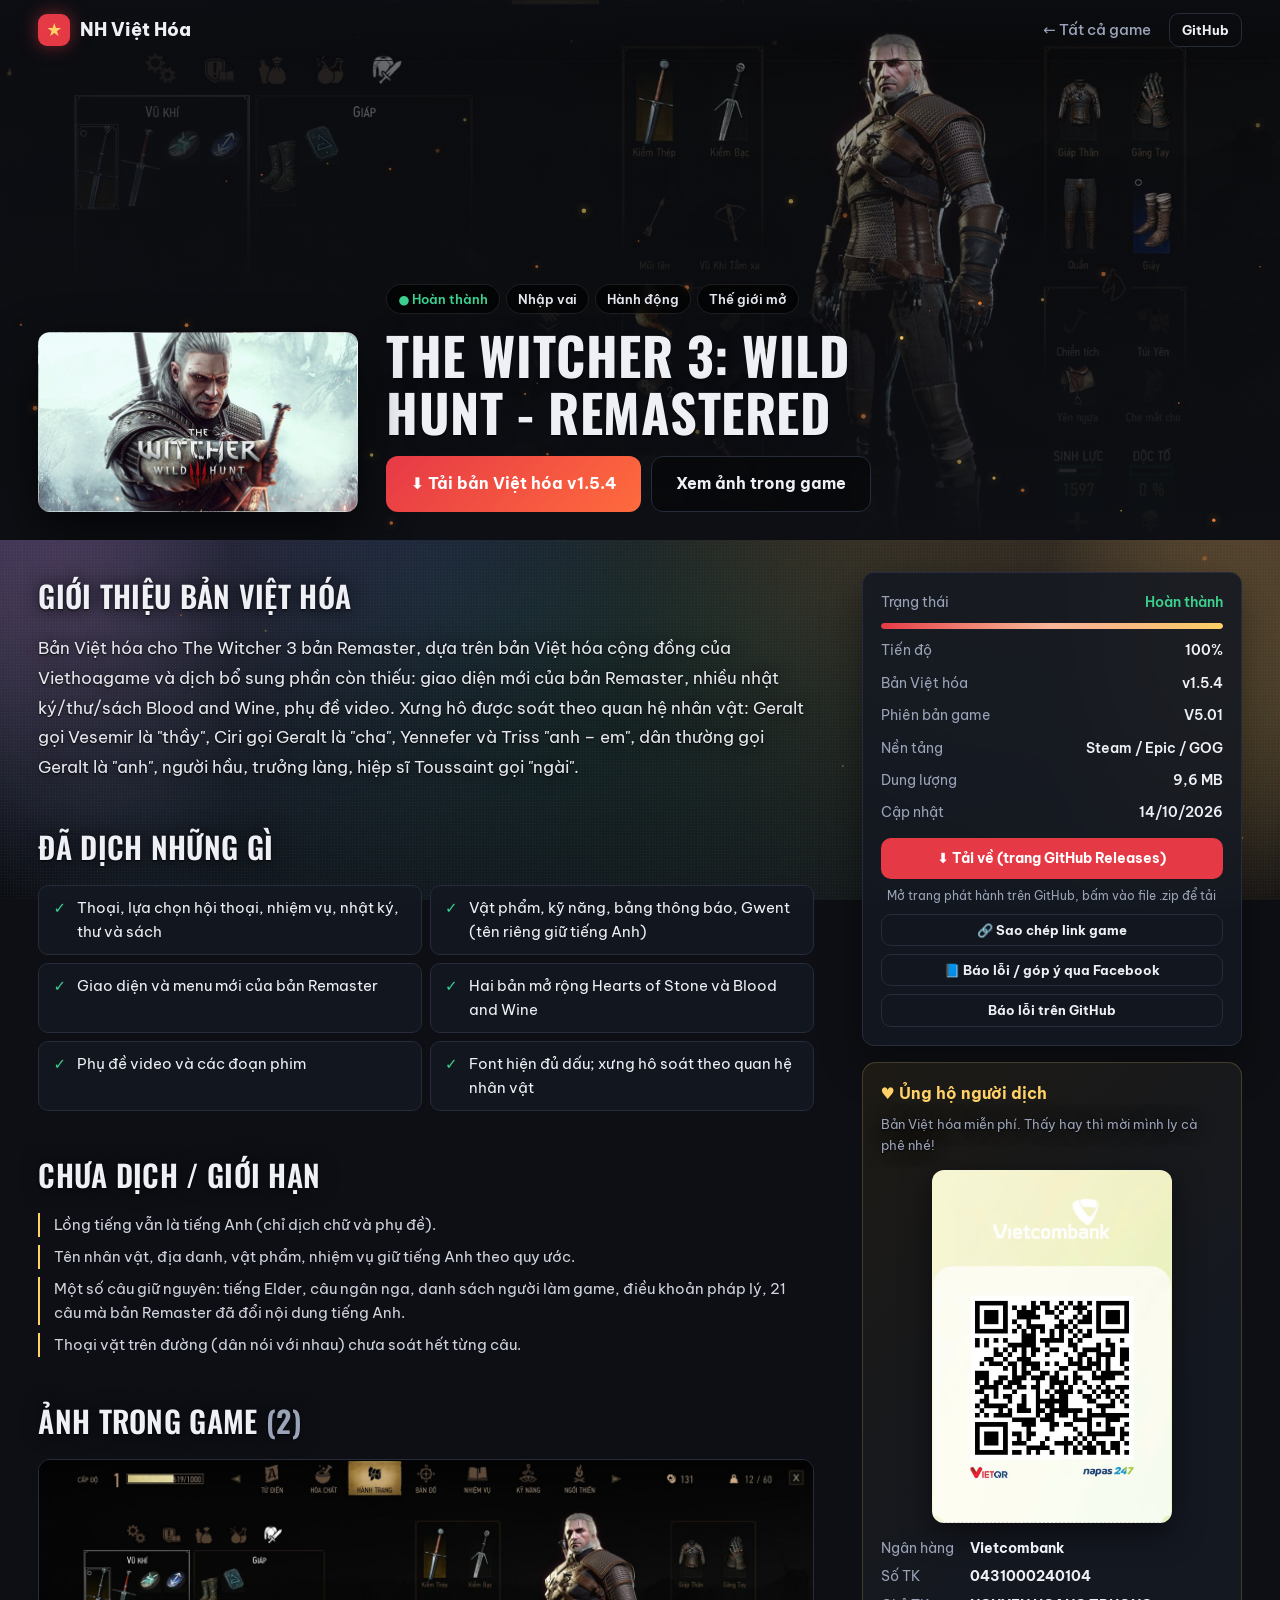
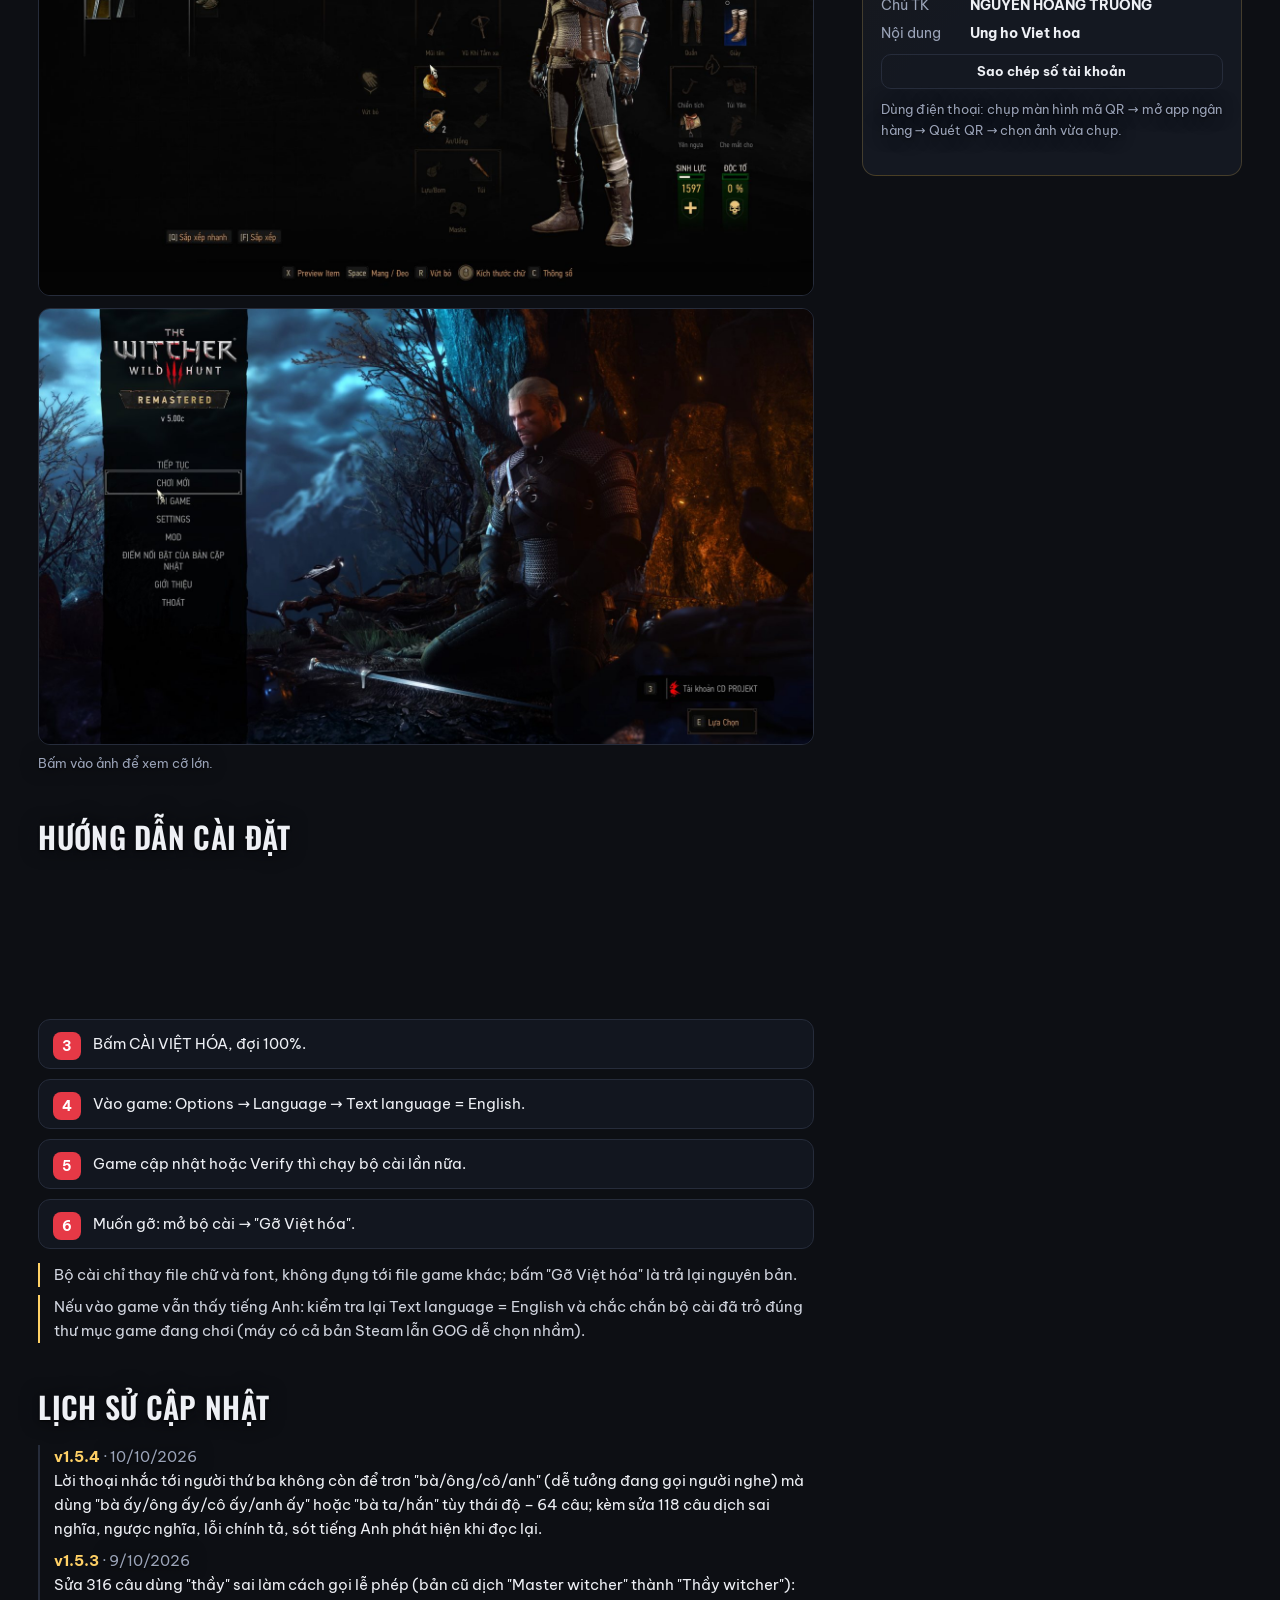
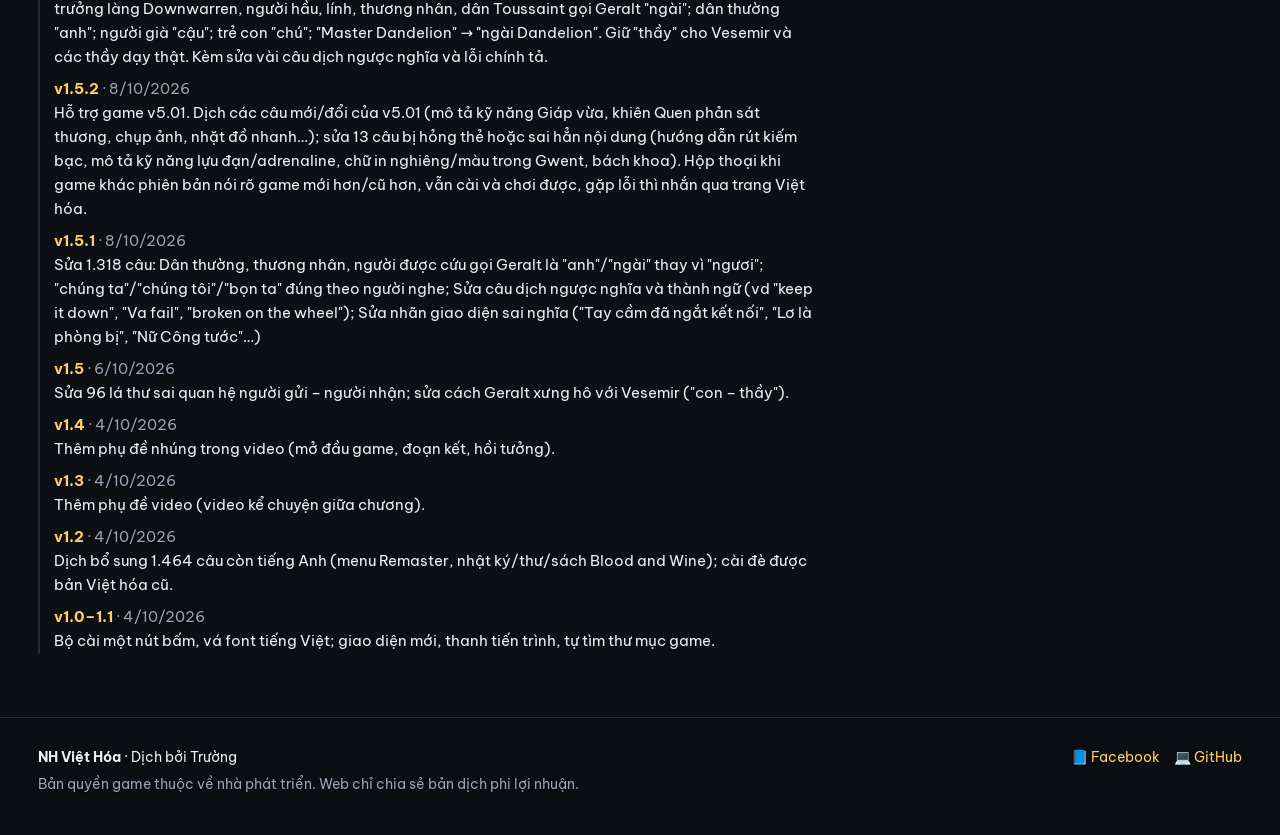
<file: game/the-witcher-3-remastered.html>
<!doctype html>
<html lang="vi">
<head>
  <meta charset="utf-8">
  <meta name="viewport" content="width=device-width, initial-scale=1">
  <title>Việt hóa The Witcher 3: Wild Hunt - Remastered — NH Việt Hóa</title>
  <meta name="description" content="Bản Việt hóa cho The Witcher 3 bản Remaster, dựa trên bản Việt hóa cộng đồng của Viethoagame và dịch bổ sung phần còn thiếu: giao diện mới của bản Remaster, nhiều nhật ký/thư/sách Blood and Wine, phụ đề video.">
  <link rel="canonical" href="https://nguyenhoangnhviethoa.github.io/game/the-witcher-3-remastered.html">
  <meta property="og:type" content="website">
  <meta property="og:site_name" content="NH Việt Hóa">
  <meta property="og:url" content="https://nguyenhoangnhviethoa.github.io/game/the-witcher-3-remastered.html">
  <meta property="og:title" content="Việt hóa The Witcher 3: Wild Hunt - Remastered — NH Việt Hóa">
  <meta property="og:description" content="Bản Việt hóa cho The Witcher 3 bản Remaster, dựa trên bản Việt hóa cộng đồng của Viethoagame và dịch bổ sung phần còn thiếu: giao diện mới của bản Remaster, nhiều nhật ký/thư/sách Blood and Wine, phụ đề video.">
  <meta property="og:image" content="https://nguyenhoangnhviethoa.github.io/assets/covers/the-witcher-3-remastered.jpg">
  <meta property="og:locale" content="vi_VN">
  <meta name="twitter:card" content="summary_large_image">
  <link rel="icon" href="data:image/svg+xml,%3Csvg xmlns='http://www.w3.org/2000/svg' viewBox='0 0 64 64'%3E%3Crect width='64' height='64' rx='14' fill='%23e63946'/%3E%3Cpath d='M32 12l5.9 12.1 13.3 1.9-9.6 9.4 2.3 13.2L32 42.4l-11.9 6.2 2.3-13.2-9.6-9.4 13.3-1.9z' fill='%23ffd166'/%3E%3C/svg%3E">
  <link rel="preconnect" href="https://fonts.googleapis.com">
  <link rel="preconnect" href="https://fonts.gstatic.com" crossorigin>
  <link href="https://fonts.googleapis.com/css2?family=Be+Vietnam+Pro:wght@400;500;600;700;800&family=Oswald:wght@500;600;700&display=swap" rel="stylesheet">
  <link rel="stylesheet" href="../style.css?v=92d34cbc">
  <script type="application/ld+json">{"@context":"https://schema.org","@type":"SoftwareApplication","name":"Việt hóa The Witcher 3: Wild Hunt - Remastered","applicationCategory":"GameApplication","operatingSystem":"Windows","description":"Bản Việt hóa cho The Witcher 3 bản Remaster, dựa trên bản Việt hóa cộng đồng của Viethoagame và dịch bổ sung phần còn thiếu: giao diện mới của bản Remaster, nhiều nhật ký/thư/sách Blood and Wine, phụ đề video.","url":"https://nguyenhoangnhviethoa.github.io/game/the-witcher-3-remastered.html","image":"https://nguyenhoangnhviethoa.github.io/assets/covers/the-witcher-3-remastered.jpg","inLanguage":"vi","offers":{"@type":"Offer","price":"0","priceCurrency":"VND"},"author":{"@type":"Person","name":"Trường"},"dateModified":"2026-10-14"}</script>
</head>
<body data-page="game" data-root="../" data-id="the-witcher-3-remastered">
  <header class="topbar">
    <div class="wrap topbar-in">
      <a class="brand" href="../index.html">
        <span class="logo" aria-hidden="true">★</span>
        <span class="brand-name" data-site="name">NH Việt Hóa</span>
      </a>
      <nav class="nav">
        <a href="../index.html" class="back">← Tất cả game</a>
        <a class="btn btn-ghost btn-sm js-github" target="_blank" rel="noopener" hidden>GitHub</a>
      </nav>
    </div>
  </header>

  <!-- Nội dung sẵn cho máy quét (Google, Facebook). app.js sẽ vẽ lại đầy đủ khi trang chạy. -->
  <main id="game">
    <section class="g-hero">
      <div class="wrap g-hero-in">
        <div class="g-head">
          <div class="g-badges"><span class="pill">● Hoàn thành</span><span class="pill">Nhập vai</span><span class="pill">Hành động</span><span class="pill">Thế giới mở</span></div>
          <h1>The Witcher 3: Wild Hunt - Remastered</h1>
          
          <div class="g-cta"><a class="btn btn-lg" href="https://github.com/nguyenhoangnhviethoa/Viet-hoa-The-Witcher-3/releases/latest">⬇ Tải bản Việt hóa v1.5.4</a></div>
        </div>
      </div>
    </section>
    <div class="wrap g-body">
      <div class="g-main">
        <section class="g-sec"><h2>Giới thiệu bản Việt hóa</h2><p class="g-desc">Bản Việt hóa cho The Witcher 3 bản Remaster, dựa trên bản Việt hóa cộng đồng của Viethoagame và dịch bổ sung phần còn thiếu: giao diện mới của bản Remaster, nhiều nhật ký/thư/sách Blood and Wine, phụ đề video. Xưng hô được soát theo quan hệ nhân vật: Geralt gọi Vesemir là &quot;thầy&quot;, Ciri gọi Geralt là &quot;cha&quot;, Yennefer và Triss &quot;anh – em&quot;, dân thường gọi Geralt là &quot;anh&quot;, người hầu, trưởng làng, hiệp sĩ Toussaint gọi &quot;ngài&quot;.</p></section>
        <section class="g-sec"><h2>Đã dịch những gì</h2><ul class="g-feat"><li>Thoại, lựa chọn hội thoại, nhiệm vụ, nhật ký, thư và sách</li><li>Vật phẩm, kỹ năng, bảng thông báo, Gwent (tên riêng giữ tiếng Anh)</li><li>Giao diện và menu mới của bản Remaster</li><li>Hai bản mở rộng Hearts of Stone và Blood and Wine</li><li>Phụ đề video và các đoạn phim</li><li>Font hiện đủ dấu; xưng hô soát theo quan hệ nhân vật</li></ul></section>
        <section class="g-sec"><h2>Hướng dẫn cài đặt</h2><ol class="steps"><li>Thoát hẳn game.</li><li>Giải nén, chạy CaiVietHoa_Witcher3.exe. Bộ cài tự tìm thư mục game; không thấy thì bấm &quot;Đổi…&quot; để chọn.</li><li>Bấm CÀI VIỆT HÓA, đợi 100%.</li><li>Vào game: Options → Language → Text language = English.</li><li>Game cập nhật hoặc Verify thì chạy bộ cài lần nữa.</li><li>Muốn gỡ: mở bộ cài → &quot;Gỡ Việt hóa&quot;.</li></ol></section>
        <section class="g-sec"><h2>Ảnh trong game</h2><div class="g-shots"><img src="../assets/shots/the-witcher-3-1.jpg" alt="Ảnh 1 trong game The Witcher 3: Wild Hunt - Remastered" loading="lazy"><img src="../assets/shots/the-witcher-3-2.jpg" alt="Ảnh 2 trong game The Witcher 3: Wild Hunt - Remastered" loading="lazy"></div></section>
      </div>
      <aside class="g-side"><div class="info">
        <div class="row"><span>Phiên bản game</span><b>V5.01</b></div>
        <div class="row"><span>Nền tảng</span><b>Steam / Epic / GOG</b></div>
        <div class="row"><span>Cập nhật</span><b>2026-10-14</b></div>
      </div></aside>
    </div>
  </main>

  <footer class="footer">
    <div class="wrap footer-in">
      <div>
        <b data-site="name"></b> · Dịch bởi <span data-site="author"></span>
        <p class="muted">Bản quyền game thuộc về nhà phát triển. Web chỉ chia sẻ bản dịch phi lợi nhuận.</p>
      </div>
      <div class="links" id="contactLinks"></div>
    </div>
  </footer>

  <div class="lightbox" id="lightbox" hidden role="dialog" aria-modal="true" aria-label="Xem ảnh">
    <div class="lb-stage"><img id="lbImg" alt=""></div>
    <button class="lb-btn lb-close" id="lbClose" aria-label="Đóng">×</button>
    <button class="lb-btn lb-nav lb-prev" id="lbPrev" aria-label="Ảnh trước">‹</button>
    <button class="lb-btn lb-nav lb-next" id="lbNext" aria-label="Ảnh sau">›</button>
    <div class="lb-count" id="lbCount"></div>
  </div>
  <div class="toast" id="toast" role="status"></div>

  <script src="../games.js?v=33efb345"></script>
  <script src="../app.js?v=88312386"></script>
</body>
</html>
</file>
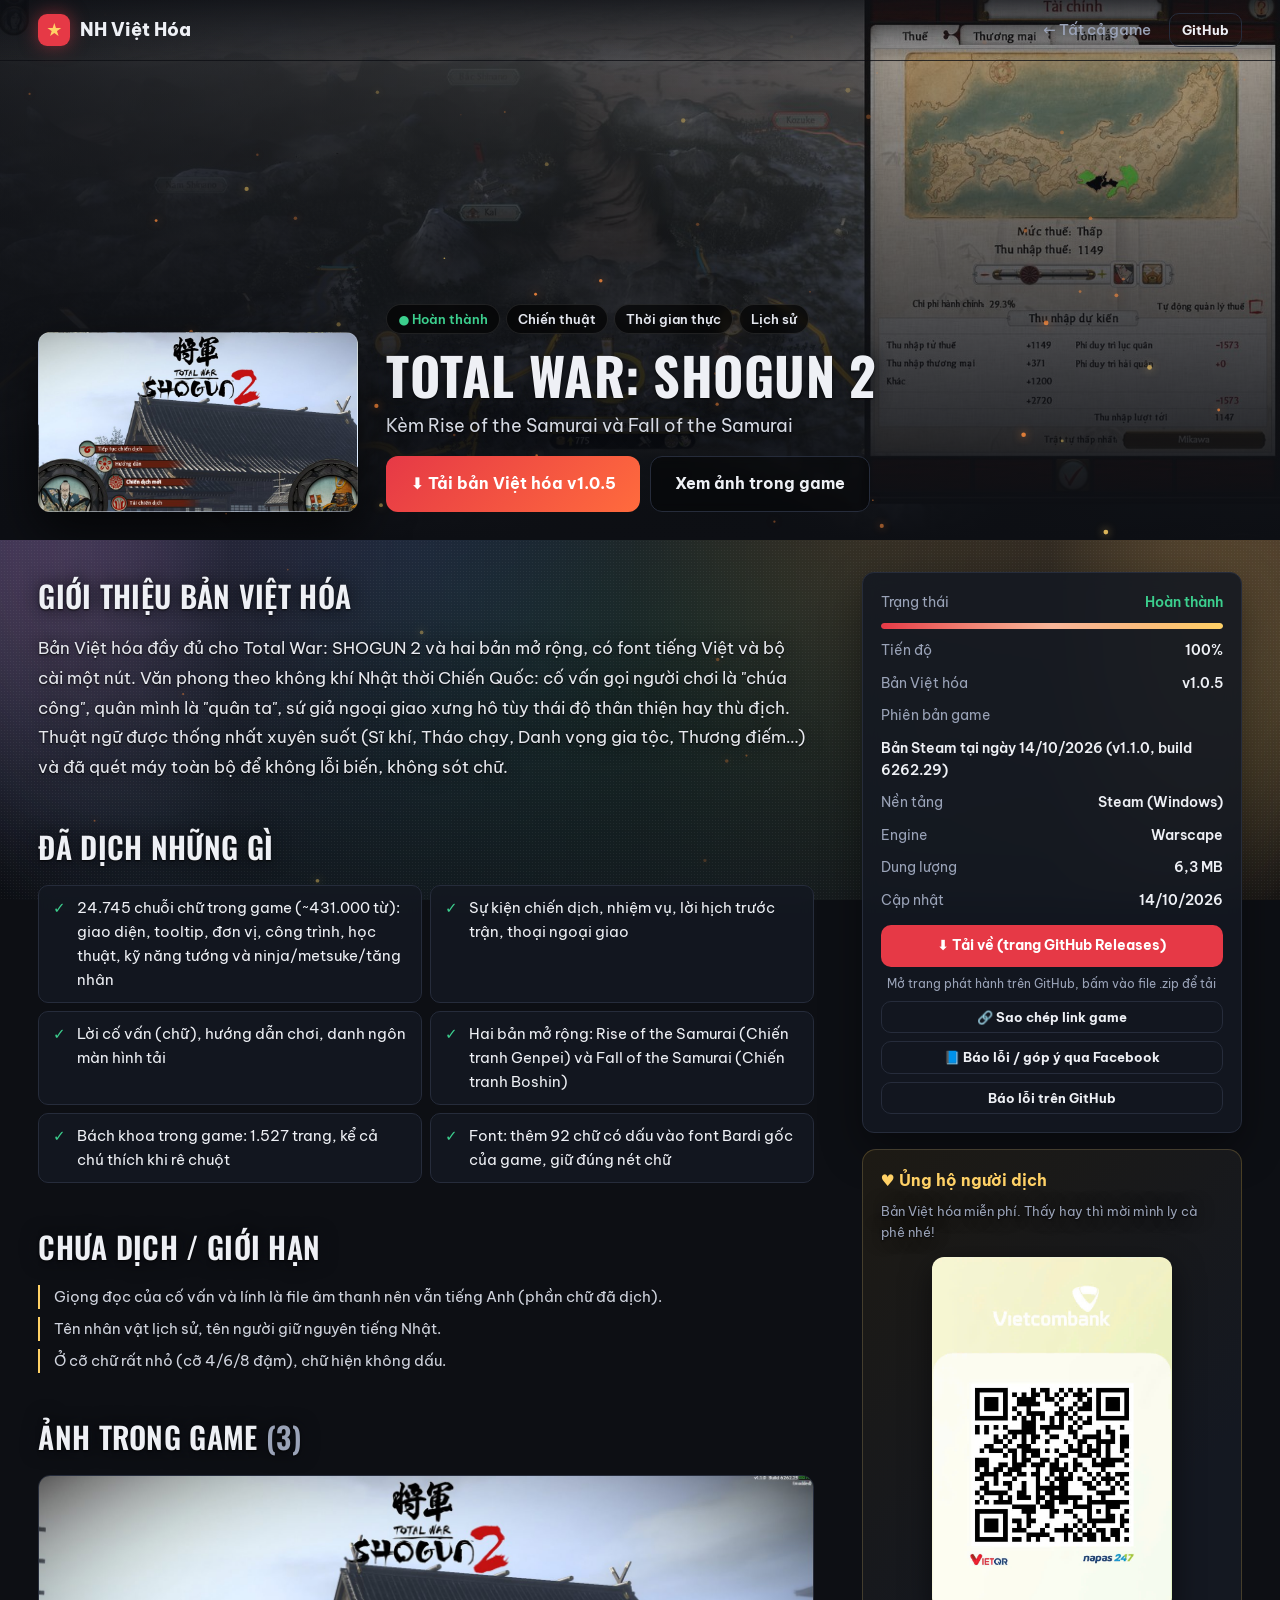
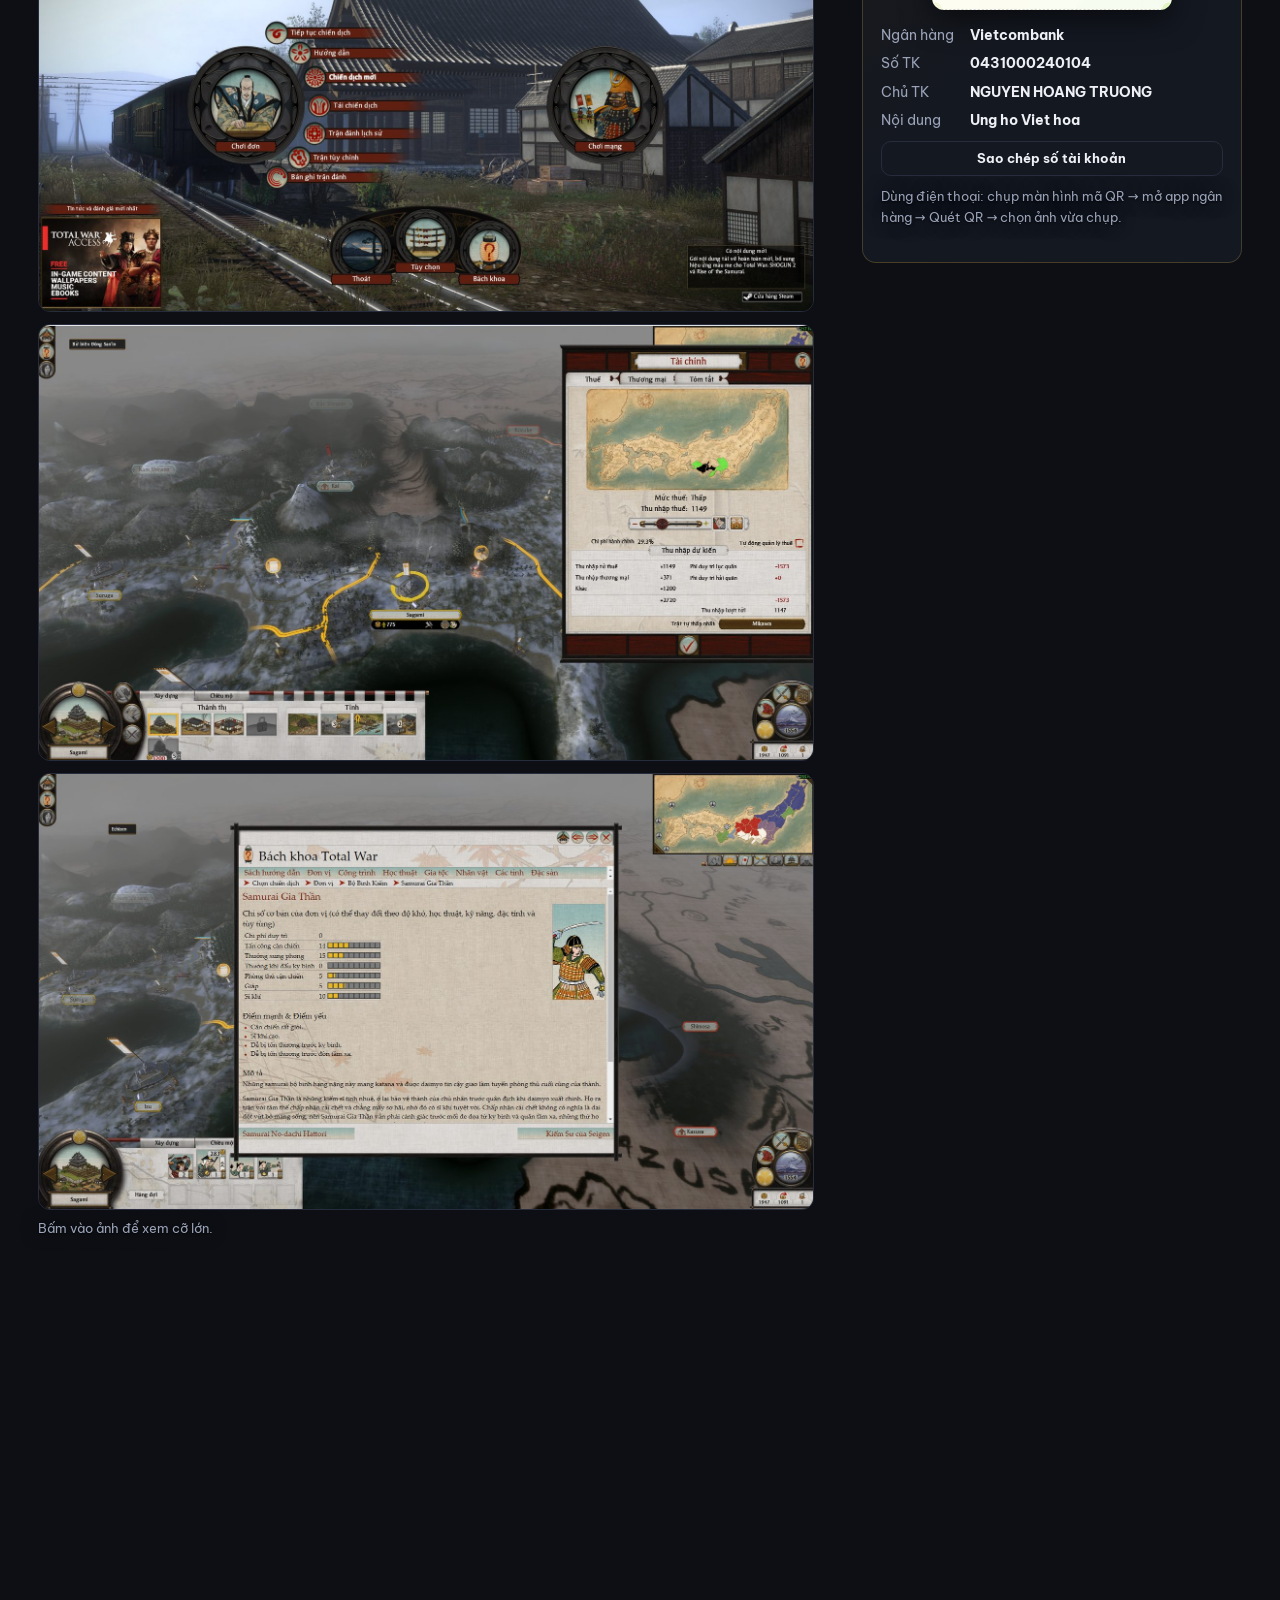
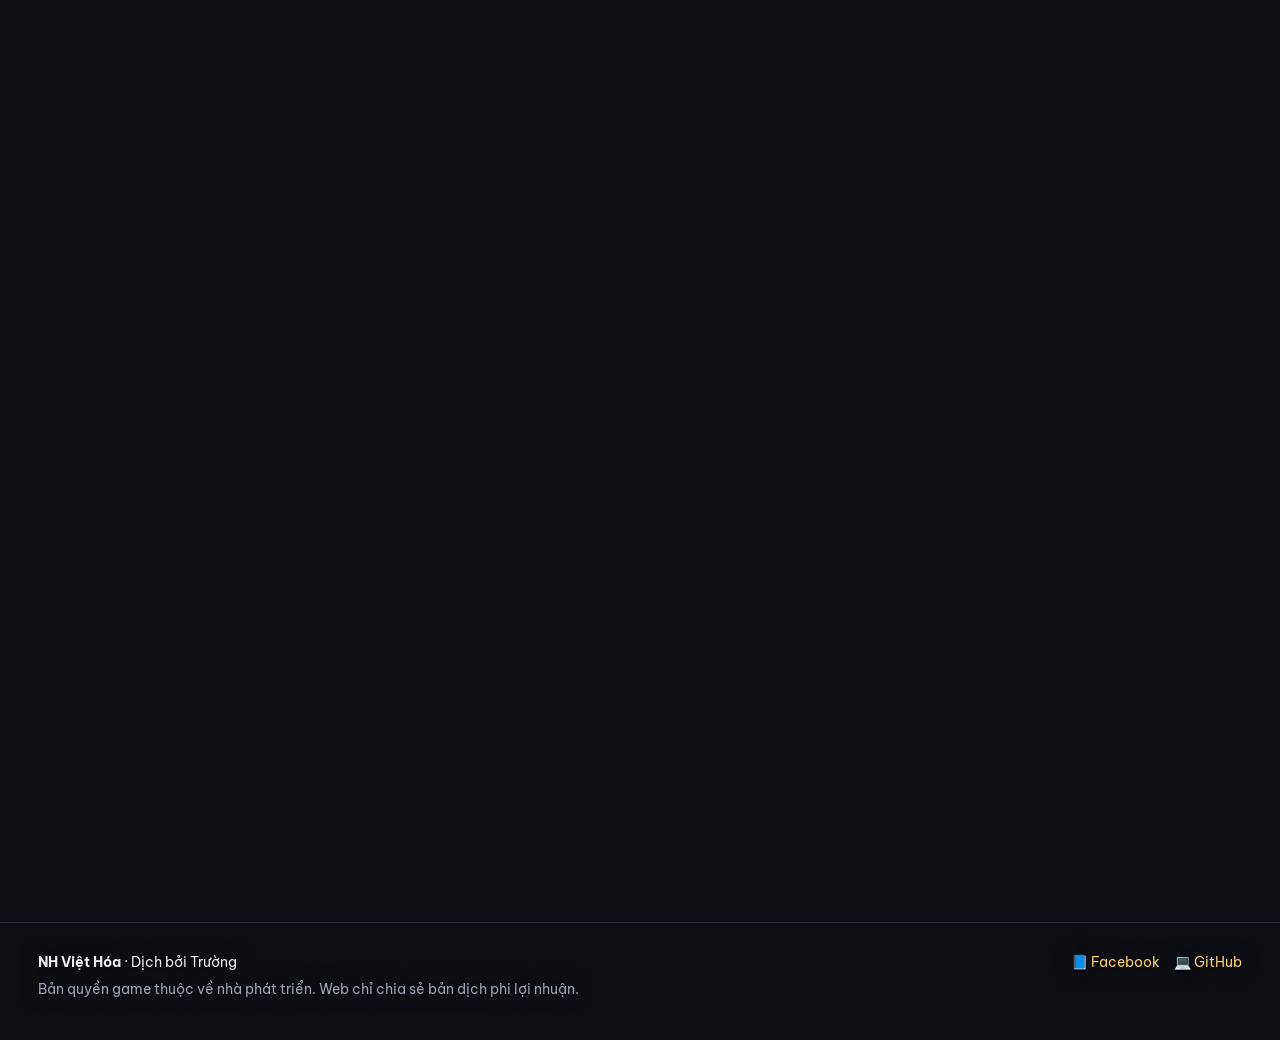
<file: game/total-war-shogun-2.html>
<!doctype html>
<html lang="vi">
<head>
  <meta charset="utf-8">
  <meta name="viewport" content="width=device-width, initial-scale=1">
  <title>Việt hóa Total War: SHOGUN 2 — NH Việt Hóa</title>
  <meta name="description" content="Bản Việt hóa đầy đủ cho Total War: SHOGUN 2 và hai bản mở rộng, có font tiếng Việt và bộ cài một nút. Văn phong theo không khí Nhật thời Chiến Quốc: cố vấn gọi người chơi là &quot;chúa công&quot;, quân mình là &quot;quân ta&quot;, sứ giả ngoại giao xưng hô tùy thái độ thân thiện hay thù địch.">
  <link rel="canonical" href="https://nguyenhoangnhviethoa.github.io/game/total-war-shogun-2.html">
  <meta property="og:type" content="website">
  <meta property="og:site_name" content="NH Việt Hóa">
  <meta property="og:url" content="https://nguyenhoangnhviethoa.github.io/game/total-war-shogun-2.html">
  <meta property="og:title" content="Việt hóa Total War: SHOGUN 2 — NH Việt Hóa">
  <meta property="og:description" content="Bản Việt hóa đầy đủ cho Total War: SHOGUN 2 và hai bản mở rộng, có font tiếng Việt và bộ cài một nút. Văn phong theo không khí Nhật thời Chiến Quốc: cố vấn gọi người chơi là &quot;chúa công&quot;, quân mình là &quot;quân ta&quot;, sứ giả ngoại giao xưng hô tùy thái độ thân thiện hay thù địch.">
  <meta property="og:image" content="https://nguyenhoangnhviethoa.github.io/assets/covers/total-war-shogun-2.jpg">
  <meta property="og:locale" content="vi_VN">
  <meta name="twitter:card" content="summary_large_image">
  <link rel="icon" href="data:image/svg+xml,%3Csvg xmlns='http://www.w3.org/2000/svg' viewBox='0 0 64 64'%3E%3Crect width='64' height='64' rx='14' fill='%23e63946'/%3E%3Cpath d='M32 12l5.9 12.1 13.3 1.9-9.6 9.4 2.3 13.2L32 42.4l-11.9 6.2 2.3-13.2-9.6-9.4 13.3-1.9z' fill='%23ffd166'/%3E%3C/svg%3E">
  <link rel="preconnect" href="https://fonts.googleapis.com">
  <link rel="preconnect" href="https://fonts.gstatic.com" crossorigin>
  <link href="https://fonts.googleapis.com/css2?family=Be+Vietnam+Pro:wght@400;500;600;700;800&family=Oswald:wght@500;600;700&display=swap" rel="stylesheet">
  <link rel="stylesheet" href="../style.css?v=92d34cbc">
  <script type="application/ld+json">{"@context":"https://schema.org","@type":"SoftwareApplication","name":"Việt hóa Total War: SHOGUN 2","applicationCategory":"GameApplication","operatingSystem":"Windows","description":"Bản Việt hóa đầy đủ cho Total War: SHOGUN 2 và hai bản mở rộng, có font tiếng Việt và bộ cài một nút. Văn phong theo không khí Nhật thời Chiến Quốc: cố vấn gọi người chơi là \"chúa công\", quân mình là \"quân ta\", sứ giả ngoại giao xưng hô tùy thái độ thân thiện hay thù địch.","url":"https://nguyenhoangnhviethoa.github.io/game/total-war-shogun-2.html","image":"https://nguyenhoangnhviethoa.github.io/assets/covers/total-war-shogun-2.jpg","inLanguage":"vi","offers":{"@type":"Offer","price":"0","priceCurrency":"VND"},"author":{"@type":"Person","name":"Trường"},"dateModified":"2026-10-14"}</script>
</head>
<body data-page="game" data-root="../" data-id="total-war-shogun-2">
  <header class="topbar">
    <div class="wrap topbar-in">
      <a class="brand" href="../index.html">
        <span class="logo" aria-hidden="true">★</span>
        <span class="brand-name" data-site="name">NH Việt Hóa</span>
      </a>
      <nav class="nav">
        <a href="../index.html" class="back">← Tất cả game</a>
        <a class="btn btn-ghost btn-sm js-github" target="_blank" rel="noopener" hidden>GitHub</a>
      </nav>
    </div>
  </header>

  <!-- Nội dung sẵn cho máy quét (Google, Facebook). app.js sẽ vẽ lại đầy đủ khi trang chạy. -->
  <main id="game">
    <section class="g-hero">
      <div class="wrap g-hero-in">
        <div class="g-head">
          <div class="g-badges"><span class="pill">● Hoàn thành</span><span class="pill">Chiến thuật</span><span class="pill">Thời gian thực</span><span class="pill">Lịch sử</span></div>
          <h1>Total War: SHOGUN 2</h1>
          <p class="g-sub">Kèm Rise of the Samurai và Fall of the Samurai</p>
          <div class="g-cta"><a class="btn btn-lg" href="https://github.com/nguyenhoangnhviethoa/Viet-hoa-Shogun-2/releases/latest">⬇ Tải bản Việt hóa v1.0.5</a></div>
        </div>
      </div>
    </section>
    <div class="wrap g-body">
      <div class="g-main">
        <section class="g-sec"><h2>Giới thiệu bản Việt hóa</h2><p class="g-desc">Bản Việt hóa đầy đủ cho Total War: SHOGUN 2 và hai bản mở rộng, có font tiếng Việt và bộ cài một nút. Văn phong theo không khí Nhật thời Chiến Quốc: cố vấn gọi người chơi là &quot;chúa công&quot;, quân mình là &quot;quân ta&quot;, sứ giả ngoại giao xưng hô tùy thái độ thân thiện hay thù địch. Thuật ngữ được thống nhất xuyên suốt (Sĩ khí, Tháo chạy, Danh vọng gia tộc, Thương điếm…) và đã quét máy toàn bộ để không lỗi biến, không sót chữ.</p></section>
        <section class="g-sec"><h2>Đã dịch những gì</h2><ul class="g-feat"><li>24.745 chuỗi chữ trong game (~431.000 từ): giao diện, tooltip, đơn vị, công trình, học thuật, kỹ năng tướng và ninja/metsuke/tăng nhân</li><li>Sự kiện chiến dịch, nhiệm vụ, lời hịch trước trận, thoại ngoại giao</li><li>Lời cố vấn (chữ), hướng dẫn chơi, danh ngôn màn hình tải</li><li>Hai bản mở rộng: Rise of the Samurai (Chiến tranh Genpei) và Fall of the Samurai (Chiến tranh Boshin)</li><li>Bách khoa trong game: 1.527 trang, kể cả chú thích khi rê chuột</li><li>Font: thêm 92 chữ có dấu vào font Bardi gốc của game, giữ đúng nét chữ</li></ul></section>
        <section class="g-sec"><h2>Hướng dẫn cài đặt</h2><ol class="steps"><li>Thoát hẳn game, tải file zip và giải nén</li><li>Chạy CaiVietHoa_Shogun2.exe — bộ cài tự tìm thư mục game; không thấy thì bấm &quot;Đổi…&quot; (Steam: chuột phải game → Manage → Browse local files)</li><li>Bấm &quot;Cài Việt hóa&quot;, đợi tới 100%</li><li>Mở game là có tiếng Việt, giữ ngôn ngữ English</li><li>Muốn gỡ: chạy lại bộ cài → &quot;Gỡ Việt hóa&quot;</li></ol></section>
        <section class="g-sec"><h2>Ảnh trong game</h2><div class="g-shots"><img src="../assets/shots/total-war-shogun-2-1.jpg" alt="Ảnh 1 trong game Total War: SHOGUN 2" loading="lazy"><img src="../assets/shots/total-war-shogun-2-2.jpg" alt="Ảnh 2 trong game Total War: SHOGUN 2" loading="lazy"><img src="../assets/shots/total-war-shogun-2-3.jpg" alt="Ảnh 3 trong game Total War: SHOGUN 2" loading="lazy"></div></section>
      </div>
      <aside class="g-side"><div class="info">
        <div class="row"><span>Phiên bản game</span><b>Bản Steam tại ngày 14/10/2026 (v1.1.0, build 6262.29)</b></div>
        <div class="row"><span>Nền tảng</span><b>Steam (Windows)</b></div>
        <div class="row"><span>Cập nhật</span><b>2026-10-14</b></div>
      </div></aside>
    </div>
  </main>

  <footer class="footer">
    <div class="wrap footer-in">
      <div>
        <b data-site="name"></b> · Dịch bởi <span data-site="author"></span>
        <p class="muted">Bản quyền game thuộc về nhà phát triển. Web chỉ chia sẻ bản dịch phi lợi nhuận.</p>
      </div>
      <div class="links" id="contactLinks"></div>
    </div>
  </footer>

  <div class="lightbox" id="lightbox" hidden role="dialog" aria-modal="true" aria-label="Xem ảnh">
    <div class="lb-stage"><img id="lbImg" alt=""></div>
    <button class="lb-btn lb-close" id="lbClose" aria-label="Đóng">×</button>
    <button class="lb-btn lb-nav lb-prev" id="lbPrev" aria-label="Ảnh trước">‹</button>
    <button class="lb-btn lb-nav lb-next" id="lbNext" aria-label="Ảnh sau">›</button>
    <div class="lb-count" id="lbCount"></div>
  </div>
  <div class="toast" id="toast" role="status"></div>

  <script src="../games.js?v=33efb345"></script>
  <script src="../app.js?v=88312386"></script>
</body>
</html>
</file>
<file: style.css>
:root {
  --bg: #0d0f14;
  --bg-2: #141821;
  --card: #181c27;
  --line: #262c3b;
  --text: #eef0f5;
  --muted: #9aa3b8;
  --red: #e63946;
  --gold: #ffd166;
  --green: #3ccf8e;
  --blue: #5aa9ff;
  --radius: 14px;
  color-scheme: dark;
}
* { box-sizing: border-box; }
html { scroll-behavior: smooth; }
body {
  margin: 0; background: var(--bg); color: var(--text);
  font-family: "Be Vietnam Pro", system-ui, -apple-system, "Segoe UI", Roboto, sans-serif;
  font-size: 15px; line-height: 1.6;
}
a { color: var(--gold); text-decoration: none; }
a:hover { text-decoration: underline; }
code { background: #ffffff14; padding: 1px 6px; border-radius: 6px; font-size: .9em; }
.wrap { max-width: 1180px; margin: 0 auto; padding: 0 16px; }
.muted { color: var(--muted); }

/* Top bar */
.topbar { position: sticky; top: 0; z-index: 20; background: #0d0f14d9; backdrop-filter: blur(10px); border-bottom: 1px solid var(--line); }
.topbar-in { display: flex; align-items: center; justify-content: space-between; height: 60px; gap: 12px; }
.brand { display: flex; align-items: center; gap: 10px; color: var(--text); font-weight: 800; font-size: 18px; }
.brand:hover { text-decoration: none; }
.logo { display: grid; place-items: center; width: 32px; height: 32px; border-radius: 9px; background: var(--red); color: var(--gold); font-size: 18px; }
.nav { display: flex; align-items: center; gap: 18px; }
.nav a:not(.btn) { color: var(--muted); font-weight: 500; }
.nav a:not(.btn):hover { color: var(--text); text-decoration: none; }

/* Buttons */
.btn { display: inline-flex; align-items: center; justify-content: center; gap: 8px; border: 0; cursor: pointer;
  font: inherit; font-weight: 700; padding: 11px 18px; border-radius: 10px; background: var(--red); color: #fff; transition: transform .1s, filter .15s; }
.btn:hover { filter: brightness(1.1); text-decoration: none; }
.btn:active { transform: translateY(1px); }
.btn-ghost { background: transparent; color: var(--text); border: 1px solid var(--line); }
.btn-sm { padding: 6px 12px; font-size: 13px; }
.btn[aria-disabled="true"] { opacity: .45; pointer-events: none; }

/* Hero */
.hero { padding: 64px 0 36px; background:
  radial-gradient(700px 300px at 15% 0%, #e639462e, transparent 70%),
  radial-gradient(600px 300px at 90% 10%, #ffd16622, transparent 70%); }
.eyebrow { color: var(--gold); font-weight: 600; font-size: 13px; letter-spacing: .04em; margin: 0 0 8px; }
.hero h1 { font-size: clamp(32px, 6vw, 56px); line-height: 1.1; margin: 0 0 12px; font-weight: 800; }
.hl { background: linear-gradient(90deg, var(--red), var(--gold)); -webkit-background-clip: text; background-clip: text; color: transparent; }
.lead { color: var(--muted); font-size: 17px; max-width: 620px; margin: 0 0 24px; }
.stats { display: flex; flex-wrap: wrap; gap: 12px; }
.stat { background: var(--bg-2); border: 1px solid var(--line); border-radius: 12px; padding: 10px 16px; min-width: 120px; }
.stat b { display: block; font-size: 22px; }
.stat span { color: var(--muted); font-size: 13px; }

/* Toolbar */
.sample-note { margin: 8px 0 16px; padding: 10px 14px; border-radius: 10px; background: #ffd16614; border: 1px dashed #ffd16666; color: var(--gold); font-size: 14px; }
.toolbar { display: flex; flex-wrap: wrap; gap: 10px; align-items: center; margin: 12px 0 20px; }
.search { flex: 1 1 260px; display: flex; align-items: center; gap: 8px; background: var(--bg-2); border: 1px solid var(--line); border-radius: 10px; padding: 0 12px; }
.search svg { width: 18px; height: 18px; fill: none; stroke: var(--muted); stroke-width: 2; flex: none; }
.search input { flex: 1; background: none; border: 0; outline: 0; color: var(--text); font: inherit; padding: 10px 0; min-width: 0; }
.search:focus-within { border-color: var(--gold); }
select { background: var(--bg-2); color: var(--text); border: 1px solid var(--line); border-radius: 10px; padding: 10px 12px; font: inherit; }
.chips { display: flex; gap: 6px; flex-wrap: wrap; }
.chip { background: var(--bg-2); color: var(--muted); border: 1px solid var(--line); border-radius: 999px; padding: 7px 14px; font: inherit; font-size: 14px; cursor: pointer; }
.chip[aria-selected="true"] { background: var(--text); color: var(--bg); border-color: var(--text); font-weight: 600; }

/* Grid & cards */
.grid { display: grid; grid-template-columns: repeat(auto-fill, minmax(260px, 1fr)); gap: 18px; }
.card { background: var(--card); border: 1px solid var(--line); border-radius: var(--radius); overflow: hidden; cursor: pointer;
  display: flex; flex-direction: column; transition: transform .15s, border-color .15s, box-shadow .15s; text-align: left; color: inherit; font: inherit; padding: 0; }
.card:hover, .card:focus-visible { transform: translateY(-3px); border-color: #3a4256; box-shadow: 0 12px 30px #0007; outline: none; }
.cover { position: relative; aspect-ratio: 16/9; background-size: cover; background-position: center; overflow: hidden; }
.cover-art { position: absolute; inset: 0; display: flex; align-items: flex-end; padding: 14px; }
.cover-art::before { content: ""; position: absolute; inset: 0; background:
  repeating-linear-gradient(135deg, #ffffff08 0 2px, transparent 2px 14px); }
.cover-art span { position: relative; font-weight: 800; font-size: 24px; line-height: 1.1; text-shadow: 0 2px 12px #0009; }
.badge { position: absolute; top: 10px; left: 10px; font-size: 12px; font-weight: 700; padding: 3px 10px; border-radius: 999px; background: #000a; backdrop-filter: blur(4px); }
.badge.done { color: var(--green); } .badge.beta { color: var(--blue); } .badge.wip { color: var(--gold); }
.badge.sample { left: auto; right: 10px; color: var(--muted); }
.card-body { padding: 14px 16px 16px; display: flex; flex-direction: column; gap: 8px; flex: 1; }
.card-title { font-size: 17px; font-weight: 700; margin: 0; line-height: 1.3; }
.card-sub { color: var(--muted); font-size: 13px; margin-top: -6px; }
.tags { display: flex; flex-wrap: wrap; gap: 5px; }
.tag { font-size: 12px; color: var(--muted); background: #ffffff0d; padding: 2px 8px; border-radius: 6px; }
.meta { display: flex; justify-content: space-between; color: var(--muted); font-size: 12.5px; margin-top: auto; padding-top: 6px; }
.bar { height: 6px; background: #ffffff12; border-radius: 99px; overflow: hidden; }
.bar i { display: block; height: 100%; background: linear-gradient(90deg, var(--red), var(--gold)); border-radius: 99px; }
.empty { text-align: center; color: var(--muted); padding: 40px 0; }

/* Sections */
.section { padding: 56px 16px 8px; }
.section h2 { font-size: 26px; margin: 0 0 18px; }
.steps { counter-reset: s; list-style: none; padding: 0; display: grid; gap: 10px; margin: 0; }
.steps li { counter-increment: s; position: relative; padding: 12px 14px 12px 54px; background: var(--bg-2); border: 1px solid var(--line); border-radius: 12px; }
.steps li::before { content: counter(s); position: absolute; left: 14px; top: 12px; width: 28px; height: 28px; border-radius: 8px; background: var(--red); color: #fff; font-weight: 700; display: grid; place-items: center; font-size: 14px; }
details { background: var(--bg-2); border: 1px solid var(--line); border-radius: 12px; padding: 0 16px; margin-bottom: 8px; }
summary { cursor: pointer; padding: 14px 0; font-weight: 600; }
details p { margin: 0 0 14px; color: var(--muted); }
.donate-box { display: inline-grid; grid-template-columns: auto auto; gap: 6px 18px; background: var(--bg-2); border: 1px solid var(--line); border-radius: 12px; padding: 16px 20px; }
.donate-box span { color: var(--muted); }

.footer { margin-top: 64px; border-top: 1px solid var(--line); padding: 28px 0 40px; font-size: 14px; }
.footer-in { display: flex; justify-content: space-between; gap: 20px; flex-wrap: wrap; }
.footer p { margin: 4px 0 0; }
.links { display: flex; gap: 14px; flex-wrap: wrap; align-items: flex-start; }

/* Modal */
dialog { width: min(860px, calc(100% - 24px)); max-height: calc(100% - 24px); padding: 0; border: 1px solid var(--line); border-radius: 18px; background: var(--bg-2); color: var(--text); }
dialog::backdrop { background: #000b; backdrop-filter: blur(3px); }
.m-inner { overflow: auto; max-height: calc(100vh - 24px); }
.m-cover { aspect-ratio: 21/8; position: relative; background-size: cover; background-position: center; }
.m-cover::after { content: ""; position: absolute; inset: 0; background: linear-gradient(transparent 30%, var(--bg-2)); }
.m-close { position: absolute; top: 12px; right: 12px; z-index: 2; width: 38px; height: 38px; border-radius: 50%; border: 0; background: #000a; color: #fff; font-size: 20px; cursor: pointer; }
.m-head { padding: 0 24px; margin-top: -40px; position: relative; z-index: 1; }
.m-head h2 { margin: 0; font-size: 28px; line-height: 1.2; }
.m-head .sub { color: var(--muted); }
.m-content { padding: 16px 24px 28px; display: grid; grid-template-columns: 1fr 260px; gap: 24px; }
.m-content h3 { font-size: 16px; margin: 20px 0 8px; }
.m-content h3:first-child { margin-top: 0; }
.info { background: var(--card); border: 1px solid var(--line); border-radius: 12px; padding: 14px; font-size: 14px; display: grid; gap: 8px; align-self: start; }
.info > div:not(.dl):not(.bar) { display: flex; justify-content: space-between; gap: 10px; }
.info span { color: var(--muted); }
.info b { text-align: right; font-weight: 600; }
.dl { display: grid; gap: 8px; margin-top: 4px; }
.dl .btn { width: 100%; }
.dl small { color: var(--muted); text-align: center; }
ul.feat { padding-left: 18px; margin: 0; }
ol.inst { padding-left: 20px; margin: 0; }
ol.inst li, ul.feat li { margin-bottom: 4px; }
.log { border-left: 2px solid var(--line); padding-left: 14px; display: grid; gap: 8px; }
.log b { color: var(--gold); }
.shots { display: grid; grid-template-columns: repeat(auto-fill, minmax(180px, 1fr)); gap: 8px; }
.shots img { width: 100%; border-radius: 8px; display: block; }

.toast { position: fixed; left: 50%; bottom: 24px; transform: translate(-50%, 40px); opacity: 0; background: var(--text); color: var(--bg); padding: 10px 16px; border-radius: 10px; font-weight: 600; transition: .25s; z-index: 100; pointer-events: none; }
.toast.show { opacity: 1; transform: translate(-50%, 0); }

/* Nút mở menu trên điện thoại (ẩn trên máy tính) */
.nav-toggle { display: none; border: 1px solid var(--line); background: var(--bg-2); color: var(--text); width: 40px; height: 40px; border-radius: 10px; font-size: 20px; line-height: 1; cursor: pointer; }
@media (max-width: 720px) {
  .nav-toggle { display: grid; place-items: center; }
  .nav-menu { position: absolute; top: 60px; left: 0; right: 0; flex-direction: column; align-items: stretch; gap: 0; padding: 8px 12px 12px;
    background: #0d0f14f5; border-bottom: 1px solid var(--line); backdrop-filter: blur(10px); display: none; }
  .nav-menu.open { display: flex; }
  .nav-menu a:not(.btn) { display: block; padding: 12px 8px; border-bottom: 1px solid var(--line); font-size: 16px; }
  .nav-menu a:not(.btn)::after { display: none; }
  .nav-menu .btn { margin-top: 10px; justify-content: center; }
  .nav:not(.nav-menu) a:not(.btn):not(.back) { display: none; }
  .topbar-in { position: relative; }
  .hero { padding: 40px 0 24px; }
  .m-content { grid-template-columns: 1fr; padding: 12px 16px 24px; }
  .m-head { padding: 0 16px; }
  .info { order: -1; }
  .toolbar select { flex: 1; }
}

/* ===== Thẻ game là link mở tab mới ===== */
a.card, a.card:hover { text-decoration: none; color: inherit; }

/* ===== Trang chi tiết game (game.html) ===== */
.nav .back { color: var(--muted); font-weight: 500; }
.g-hero { position: relative; background-size: cover; background-position: center 30%; min-height: clamp(340px, 52vh, 560px); display: flex; align-items: flex-end; }
.g-hero::before { content: ""; position: absolute; inset: 0;
  background: linear-gradient(180deg, #0d0f1433 0%, #0d0f1499 45%, var(--bg) 100%), linear-gradient(90deg, #0d0f14cc 0%, transparent 70%); }
.g-hero-in { position: relative; display: flex; align-items: flex-end; gap: 28px; padding-top: 80px; padding-bottom: 28px; width: 100%; }
.g-thumb { flex: none; width: min(320px, 32vw); border-radius: 12px; box-shadow: 0 20px 50px #000a; border: 1px solid #ffffff1f; }
.g-head { min-width: 0; display: grid; gap: 12px; }
.g-head h1 { margin: 0; font-size: clamp(28px, 4.6vw, 52px); line-height: 1.1; font-weight: 800; text-wrap: balance; text-shadow: 0 2px 20px #000c; }
.g-sub { margin: -4px 0 0; color: #d6dae4; font-size: 18px; }
.g-badges { display: flex; flex-wrap: wrap; gap: 6px; }
.pill { font-size: 12.5px; font-weight: 600; padding: 4px 11px; border-radius: 999px; background: #000000a6; color: #e3e6ee; backdrop-filter: blur(4px); border: 1px solid #ffffff1a; }
.pill.done { color: var(--green); } .pill.beta { color: var(--blue); } .pill.wip { color: var(--gold); }
.g-cta { display: flex; flex-wrap: wrap; gap: 10px; margin-top: 4px; }
.btn-lg { padding: 14px 24px; font-size: 16px; border-radius: 12px; }
.g-cta .btn-ghost { background: #00000066; backdrop-filter: blur(4px); }

.g-body { display: grid; grid-template-columns: minmax(0, 1fr) 320px; gap: 40px; padding-top: 32px; }
.g-main { min-width: 0; display: grid; grid-template-columns: minmax(0, 1fr); gap: 40px; align-content: start; }
.g-sec h2 { font-size: 22px; margin: 0 0 14px; }
.g-desc { font-size: 17px; line-height: 1.75; max-width: 72ch; margin: 0; color: #d9dce5; }
.g-feat { list-style: none; padding: 0; margin: 0; display: grid; grid-template-columns: repeat(auto-fill, minmax(min(260px, 100%), 1fr)); gap: 8px; }
.g-feat li { background: var(--bg-2); border: 1px solid var(--line); border-radius: 10px; padding: 10px 14px 10px 38px; position: relative; }
.g-feat li::before { content: "✓"; position: absolute; left: 14px; top: 10px; color: var(--green); font-weight: 800; }

.g-shots { display: grid; grid-template-columns: repeat(2, minmax(0, 1fr)); gap: 12px; }
.shot { padding: 0; border: 1px solid var(--line); border-radius: 12px; overflow: hidden; cursor: zoom-in; background: #000; display: block; }
.shot img { width: 100%; height: auto; display: block; aspect-ratio: 16 / 9; object-fit: cover; transition: transform .3s; }
.shot:hover img { transform: scale(1.02); }
.small { font-size: 13px; margin: 8px 0 0; }
.g-notes { white-space: pre-line; background: var(--bg-2); border: 1px solid var(--line); border-radius: 12px; padding: 16px; color: #d0d4de; }

.g-side { min-width: 0; }
.g-side .info { padding: 18px; gap: 10px; }
.info .row { display: flex; justify-content: space-between; gap: 10px; }
.st-done { color: var(--green); } .st-beta { color: var(--blue); } .st-wip { color: var(--gold); }
.notfound { padding: 80px 16px; display: grid; gap: 12px; justify-items: start; }

/* Xem ảnh cỡ lớn */
.lightbox { position: fixed; inset: 0; z-index: 200; background: #000000f2; }
.lb-stage { position: absolute; inset: 0; display: grid; place-items: center; padding: 56px 72px; }
.lb-stage img { max-width: 100%; max-height: 100%; object-fit: contain; border-radius: 6px; box-shadow: 0 10px 60px #000; }
.lb-btn { position: absolute; border: 0; background: #ffffff1a; color: #fff; cursor: pointer; border-radius: 50%; width: 48px; height: 48px; font-size: 28px; line-height: 1; display: grid; place-items: center; }
.lb-btn:hover { background: #ffffff33; }
.lb-close { top: 14px; right: 14px; }
.lb-prev { left: 14px; top: 50%; transform: translateY(-50%); }
.lb-next { right: 14px; top: 50%; transform: translateY(-50%); }
.lb-count { position: absolute; bottom: 16px; left: 50%; transform: translateX(-50%); color: #cfd3dc; font-size: 14px; }

@media (max-width: 900px) {
  .g-body { grid-template-columns: minmax(0, 1fr); }
  /* Trên điện thoại: khối thông tin + nút tải lên đầu, còn khối ủng hộ xuống cuối trang */
  .g-side { display: contents; }
  .g-side .info { order: -1; position: static; }
  .g-side .donate-card { order: 1; max-width: none; }
  .g-thumb { display: none; }
  .g-shots { grid-template-columns: minmax(0, 1fr); }
  .lb-stage { padding: 56px 8px; }
  .lb-prev, .lb-next { top: auto; bottom: 8px; transform: none; }
}

.g-side .dl .btn { display: block; text-align: center; overflow-wrap: anywhere; line-height: 1.4; }

[hidden] { display: none !important; }
@media (max-width: 720px) { .nav a.back { display: inline; } }

/* Ghi chú cài đặt + kiểm tra an toàn */
.notes { margin-top: 14px; display: grid; gap: 8px; color: #d0d4de; font-size: 15px; }
.notes p { margin: 0; padding-left: 14px; border-left: 2px solid var(--gold); }
.checks { margin-top: 12px; }
.checks .row { flex-wrap: wrap; }
.checks .hash { font-family: ui-monospace, Consolas, monospace; font-size: 12.5px; font-weight: 500; overflow-wrap: anywhere; user-select: all; }
.g-side .dl small { overflow-wrap: anywhere; }

/* ===== Ủng hộ / QR ===== */
.donate-card { display: flex; gap: 24px; align-items: flex-start; flex-wrap: wrap; background: var(--bg-2); border: 1px solid var(--line); border-radius: 14px; padding: 20px; max-width: 640px; }
.donate-qr { width: 220px; max-width: 100%; aspect-ratio: 1; object-fit: contain; background: #fff; padding: 10px; border-radius: 12px; flex: none; }
.donate-info { flex: 1 1 220px; min-width: 0; display: grid; gap: 10px; align-content: start; }
.donate-rows { display: grid; grid-template-columns: auto minmax(0, 1fr); gap: 6px 16px; }
.donate-rows span { color: var(--muted); }
.donate-rows b { overflow-wrap: anywhere; }
.donate-info p { margin: 0; }
.donate-info .btn { justify-self: start; }
.donate-title { font-size: 16px; }
.donate-card.compact { flex-direction: column; align-items: stretch; gap: 14px; margin-top: 16px; padding: 18px; }
.donate-card.compact .donate-qr { width: 100%; max-width: 240px; align-self: center; }
.donate-card.compact .donate-info .btn { justify-self: stretch; }
.donate-card.compact .donate-rows { font-size: 14px; }

/* =========================================================
   GIAO DIỆN SINH ĐỘNG (ghi đè các phần ở trên)
   ========================================================= */
:root { --display: "Oswald", "Be Vietnam Pro", system-ui, sans-serif; --ember: #ff8c3c; }
body { background:
  radial-gradient(900px 500px at 85% -10%, #e639461a, transparent 60%),
  radial-gradient(700px 400px at -10% 30%, #ffd1660d, transparent 60%),
  var(--bg); background-attachment: fixed; }

/* Thanh trên: trong suốt khi ở đầu trang, đặc lại khi cuộn */
.topbar { transition: background .3s, border-color .3s; }
.topbar:not(.scrolled) { background: linear-gradient(#0d0f14cc, transparent); border-bottom-color: transparent; backdrop-filter: none; }
body[data-page="home"] .topbar, body[data-page="game"] .topbar { position: fixed; left: 0; right: 0; top: 0; }
.logo { box-shadow: 0 0 18px #e6394680; animation: logoPulse 3.5s ease-in-out infinite; }
@keyframes logoPulse { 50% { box-shadow: 0 0 28px #ffd16699; } }
.nav a:not(.btn) { position: relative; }
.nav a:not(.btn)::after { content: ""; position: absolute; left: 0; right: 0; bottom: -4px; height: 2px; background: var(--gold); transform: scaleX(0); transition: transform .25s; }
.nav a:not(.btn):hover::after { transform: scaleX(1); }

/* Tiêu đề kiểu poster game */
h1, h2, .card-title, .feat h3, .g-head h1 { font-family: var(--display); letter-spacing: .01em; }
.hero h1 { font-weight: 700; text-transform: uppercase; font-size: clamp(38px, 6.4vw, 76px); line-height: 1.02; }
.section h2, .sec-head h2, .g-sec h2 { font-weight: 600; text-transform: uppercase; font-size: clamp(22px, 3vw, 30px); }

/* ---------- Hero trang chủ ---------- */
.hero { position: relative; overflow: hidden; padding: 120px 0 64px; background: none; isolation: isolate; }
.hero-bg { position: absolute; inset: -40px; background-size: cover; background-position: center; filter: blur(6px) saturate(1.2) brightness(.45); transform: scale(1.08); z-index: -2; animation: kenburns 28s ease-in-out infinite alternate; }
.hero::after { content: ""; position: absolute; inset: 0; z-index: -1; background:
  linear-gradient(90deg, var(--bg) 0%, #0d0f14d9 40%, #0d0f1466 100%), linear-gradient(transparent 60%, var(--bg)); }
@keyframes kenburns { from { transform: scale(1.08) translate(0, 0); } to { transform: scale(1.18) translate(-2%, -2%); } }
canvas.embers { position: absolute; inset: 0; width: 100%; height: 100%; pointer-events: none; z-index: 0; }
.hero-grid { position: relative; z-index: 1; display: grid; grid-template-columns: minmax(0, 1.1fr) minmax(0, .9fr); gap: 40px; align-items: center; }
.hero-text { min-width: 0; }
.hl { background: linear-gradient(90deg, var(--red), var(--ember), var(--gold), var(--ember), var(--red)); background-size: 200% auto; -webkit-background-clip: text; background-clip: text; color: transparent; animation: shine 6s linear infinite; }
@keyframes shine { to { background-position: 200% center; } }
.hero-cta { display: flex; flex-wrap: wrap; gap: 10px; margin: 0 0 26px; }
.btn-glow { background: linear-gradient(135deg, var(--red), #ff6b3d); box-shadow: 0 8px 30px #e6394666; }
.btn-glow:hover { box-shadow: 0 10px 40px #ff6b3d99; transform: translateY(-2px); }
.hero .btn-ghost { background: #ffffff0d; backdrop-filter: blur(4px); }
.stat { background: #141821b3; backdrop-filter: blur(6px); transition: transform .2s, border-color .2s; }
.stat:hover { transform: translateY(-3px); border-color: #ffd16655; }
.stat b { font-family: var(--display); font-size: 28px; color: var(--gold); font-variant-numeric: tabular-nums; }

/* Thẻ game nổi bật */
.feat { display: block; position: relative; border-radius: 18px; overflow: hidden; color: var(--text); border: 1px solid #ffffff1f; box-shadow: 0 30px 60px #000a; transform: perspective(1000px) rotateY(-6deg); transition: transform .5s, box-shadow .5s; background: var(--card); }
.feat:hover { transform: perspective(1000px) rotateY(0) translateY(-4px); text-decoration: none; box-shadow: 0 30px 70px #e6394640; }
.feat-img { aspect-ratio: 16 / 9; background-size: cover; background-position: center; transition: transform .8s; }
.feat:hover .feat-img { transform: scale(1.05); }
.feat-body { position: relative; padding: 16px 20px 20px; display: grid; gap: 8px; background: linear-gradient(#181c27f2, #181c27); }
.feat-tag { position: absolute; top: -16px; left: 20px; background: linear-gradient(135deg, var(--gold), var(--ember)); color: #1a1205; font-weight: 800; font-size: 12px; letter-spacing: .06em; text-transform: uppercase; padding: 6px 12px; border-radius: 999px; box-shadow: 0 6px 20px #ffd16655; }
.feat h3 { margin: 6px 0 0; font-size: 24px; line-height: 1.15; }
.feat p { margin: 0; color: var(--muted); font-size: 14px; }
.feat-meta { display: flex; flex-wrap: wrap; gap: 6px; }
.feat .pill { background: #ffffff0f; }
.feat-go { color: var(--gold); font-weight: 700; font-size: 14px; }
.feat:hover .feat-go { letter-spacing: .02em; }

.sec-head { margin: 24px 0 4px; }
.sec-head h2 { margin: 0; }
.sec-head .eyebrow, .section .eyebrow { margin-bottom: 4px; }

/* ---------- Thẻ game ---------- */
.card { position: relative; transition: transform .35s cubic-bezier(.2,.8,.2,1), box-shadow .35s, border-color .35s; }
.card::before { content: ""; position: absolute; inset: -1px; border-radius: inherit; padding: 1px; background: linear-gradient(135deg, var(--red), var(--gold), transparent 60%); -webkit-mask: linear-gradient(#000 0 0) content-box, linear-gradient(#000 0 0); -webkit-mask-composite: xor; mask-composite: exclude; opacity: 0; transition: opacity .35s; pointer-events: none; z-index: 2; }
.card:hover, .card:focus-visible { transform: translateY(-6px); box-shadow: 0 20px 40px #000a, 0 0 30px #e6394630; }
.card:hover::before, .card:focus-visible::before { opacity: 1; }
.cover { transition: background-size .6s; }
.card .cover::after { content: ""; position: absolute; inset: 0; background: linear-gradient(105deg, transparent 40%, #ffffff2e 50%, transparent 60%); transform: translateX(-100%); transition: transform .8s; }
.card:hover .cover::after { transform: translateX(100%); }
.card .cover { background-size: 100%; }
.card:hover .cover { background-size: 110%; }
.card-title { font-size: 20px; font-weight: 600; }
.bar i { position: relative; overflow: hidden; }
.bar i::after { content: ""; position: absolute; inset: 0; background: linear-gradient(90deg, transparent, #ffffff66, transparent); animation: barShine 2.4s infinite; }
@keyframes barShine { from { transform: translateX(-100%); } to { transform: translateX(100%); } }

.chip { transition: background .2s, color .2s, transform .15s; }
.chip:hover { transform: translateY(-1px); color: var(--text); }
.chip[aria-selected="true"] { background: linear-gradient(135deg, var(--red), #ff6b3d); color: #fff; border-color: transparent; box-shadow: 0 4px 16px #e6394655; }

/* ---------- Các mục dưới ---------- */
.steps li { transition: transform .2s, border-color .2s; }
.steps li:hover { transform: translateX(4px); border-color: #e6394655; }
details { transition: border-color .2s; }
details[open] { border-color: #ffd16644; }
details summary::marker { color: var(--gold); }

/* Hiện dần khi cuộn tới */
.reveal { opacity: 0; transform: translateY(24px); transition: opacity .7s ease, transform .7s ease; }
.reveal.in { opacity: 1; transform: none; }
.card.reveal.in:hover { transform: translateY(-6px); }

/* ---------- Trang game ---------- */
.g-hero { overflow: hidden; isolation: isolate; background: none; min-height: clamp(380px, 60vh, 620px); }
.g-hero-bg { position: absolute; inset: 0; background-size: cover; background-position: center 30%; z-index: -2; animation: kenburns 30s ease-in-out infinite alternate; }
.g-hero::before { z-index: -1; }
.g-hero-in { z-index: 1; padding-top: 110px; }
.g-head h1 { text-transform: uppercase; font-weight: 700; letter-spacing: .01em; }
.g-thumb { transition: transform .4s; }
.g-thumb:hover { transform: rotate(-1.5deg) scale(1.03); }
.g-cta .btn:not(.btn-ghost) { background: linear-gradient(135deg, var(--red), #ff6b3d); animation: ctaPulse 2.6s ease-in-out infinite; }
@keyframes ctaPulse { 0%, 100% { box-shadow: 0 8px 26px #e6394666; } 50% { box-shadow: 0 8px 40px #ff8c3caa, 0 0 0 6px #e639461f; } }
.g-feat li { transition: transform .2s, border-color .2s, background .2s; }
.g-feat li:hover { transform: translateY(-2px); border-color: #3ccf8e55; background: #3ccf8e0d; }
.shot { position: relative; transition: transform .3s, box-shadow .3s, border-color .3s; }
.shot:hover { transform: translateY(-4px); box-shadow: 0 16px 34px #000b; border-color: #ffd16666; }
.shot::after { content: "⤢"; position: absolute; right: 10px; bottom: 10px; width: 34px; height: 34px; border-radius: 50%; background: #000a; color: #fff; display: grid; place-items: center; font-size: 18px; opacity: 0; transition: opacity .25s; }
.shot:hover::after { opacity: 1; }
.lightbox { animation: lbIn .25s ease; }
.lightbox img { animation: lbZoom .3s cubic-bezier(.2,.8,.2,1); }
@keyframes lbIn { from { opacity: 0; } }
@keyframes lbZoom { from { transform: scale(.94); opacity: 0; } }
.info { box-shadow: 0 16px 40px #0006; }

/* ---------- Ủng hộ ---------- */
.donate-qr { aspect-ratio: auto; height: auto; padding: 0; background: none; box-shadow: 0 10px 30px #0008; transition: transform .3s; }
.donate-qr:hover { transform: scale(1.03); }
.donate-card { position: relative; overflow: hidden; border-color: #ffd16633; background: linear-gradient(135deg, #1d1a14, var(--bg-2) 60%); }
.donate-title { color: var(--gold); }

/* ---------- Điện thoại ---------- */
@media (max-width: 900px) {
  .hero { padding: 96px 0 40px; }
  .hero-grid { grid-template-columns: minmax(0, 1fr); }
  .feat { transform: none; }
}

@media (prefers-reduced-motion: reduce) {
  *, *::before, *::after { animation: none !important; transition: none !important; }
  .reveal { opacity: 1; transform: none; }
}

/* ===== Câu chuyện / Giới thiệu ===== */
.story-card { position: relative; display: grid; grid-template-columns: minmax(0, 1.4fr) minmax(0, 1fr); gap: 36px; align-items: start;
  padding: clamp(24px, 4vw, 44px); border-radius: 20px; border: 1px solid #ffd16626; overflow: hidden;
  background: radial-gradient(600px 300px at 0% 0%, #e6394624, transparent 70%), radial-gradient(500px 300px at 100% 100%, #ffd16614, transparent 70%), var(--bg-2); }
.story-card::before { content: "“"; position: absolute; top: -30px; right: 24px; font-family: var(--display); font-size: 220px; line-height: 1; color: #ffd16614; pointer-events: none; }
.story-text { min-width: 0; display: grid; gap: 14px; }
.story-text h2 { margin: 0 0 4px; text-wrap: balance; }
.story-text p { margin: 0; max-width: 64ch; color: #d6dae3; font-size: 16.5px; line-height: 1.8; }
.story-text .eyebrow { margin: 0; color: var(--gold); }
.story-sign { color: var(--gold) !important; font-weight: 600; font-style: italic; }
.story-points { list-style: none; margin: 0; padding: 0; display: grid; gap: 12px; position: sticky; top: 76px; }
.story-points li { display: grid; gap: 2px; padding: 14px 16px 14px 48px; position: relative; background: #0d0f1499; border: 1px solid var(--line); border-radius: 12px; transition: transform .2s, border-color .2s; }
.story-points li:hover { transform: translateX(4px); border-color: #ffd16655; }
.story-points li::before { content: "✦"; position: absolute; left: 16px; top: 13px; color: var(--gold); font-size: 18px; }
.story-points b { font-size: 15.5px; }
.story-points span { color: var(--muted); font-size: 14px; }
@media (max-width: 900px) { .story-card { grid-template-columns: minmax(0, 1fr); } }

/* =========================================================
   BỐ CỤC RỘNG — tận dụng màn hình lớn, bớt xuống dòng
   ========================================================= */
.wrap { max-width: 1480px; padding-left: clamp(16px, 3vw, 40px); padding-right: clamp(16px, 3vw, 40px); }
@media (min-width: 1800px) { .wrap { max-width: 1640px; } }

/* Trang game: cột thông tin rộng hơn, nội dung chính chia nhiều cột hơn */
.g-body { grid-template-columns: minmax(0, 1fr) 380px; gap: 48px; }
@media (min-width: 1800px) { .g-body { grid-template-columns: minmax(0, 1fr) 420px; } }
.g-desc { max-width: 95ch; }
.g-feat { grid-template-columns: repeat(auto-fill, minmax(min(300px, 100%), 1fr)); }
.g-shots { grid-template-columns: repeat(auto-fill, minmax(min(420px, 100%), 1fr)); }

/* Bảng thông tin: nhãn không bị bẻ dòng; giá trị dài thì xuống dòng gọn bên dưới nhãn */
.info .row span { white-space: nowrap; flex: none; }
.info .row b { min-width: 0; text-align: right; }
.info .row.long { flex-direction: column; gap: 2px; }
.info .row.long b { text-align: left; }

/* Trang chủ: lưới game nhiều cột hơn, phần đầu cân đối */
.grid { grid-template-columns: repeat(auto-fill, minmax(280px, 1fr)); gap: 20px; }
.hero-grid { gap: 56px; }

@media (max-width: 900px) {
  .g-body { grid-template-columns: minmax(0, 1fr); gap: 32px; }
}

/* =========================================================
   NỀN ĐỘNG TOÀN TRANG + HIỆU ỨNG RÊ CHUỘT
   ========================================================= */
.bg-fx { position: fixed; inset: 0; z-index: -1; pointer-events: none; overflow: hidden; }
.bg-fx .orb { position: absolute; border-radius: 50%; filter: blur(90px); opacity: .55; will-change: transform; }
.bg-fx .o1 { width: 46vw; height: 46vw; left: -12vw; top: 30vh; background: radial-gradient(circle, #e6394655, transparent 70%); animation: orb1 26s ease-in-out infinite alternate; }
.bg-fx .o2 { width: 40vw; height: 40vw; right: -10vw; top: 55vh; background: radial-gradient(circle, #ffb34744, transparent 70%); animation: orb2 32s ease-in-out infinite alternate; }
.bg-fx .o3 { width: 34vw; height: 34vw; left: 35vw; top: 85vh; background: radial-gradient(circle, #7b5cff33, transparent 70%); animation: orb3 38s ease-in-out infinite alternate; }
.bg-fx .o4 { width: 28vw; height: 28vw; right: 25vw; top: -8vh; background: radial-gradient(circle, #ff6b3d33, transparent 70%); animation: orb2 30s ease-in-out infinite alternate-reverse; }
@keyframes orb1 { to { transform: translate(18vw, -30vh) scale(1.15); } }
@keyframes orb2 { to { transform: translate(-16vw, -38vh) scale(.9); } }
@keyframes orb3 { to { transform: translate(-22vw, -60vh) scale(1.2); } }
.bg-fx canvas.embers.page { position: absolute; inset: 0; width: 100%; height: 100%; opacity: .7; }
/* lớp hạt li ti cho nền đỡ phẳng */
.bg-fx::after { content: ""; position: absolute; inset: 0; opacity: .05;
  background-image: radial-gradient(#fff 1px, transparent 1px); background-size: 3px 3px; }

/* Ánh sáng theo con trỏ */
.card, .info, .story-card, .g-feat li, .feat, .donate-card, .steps li, .story-points li, .stat, details { --mx: 50%; --my: 50%; }
.info, .g-feat li, .donate-card, .steps li, .story-points li, .stat, details, .story-card { position: relative; }
.card::after, .info::after, .g-feat li::after, .donate-card::after, .steps li::after, .story-points li::after, .stat::after, details::after, .story-card::after {
  content: ""; position: absolute; inset: 0; border-radius: inherit; pointer-events: none; opacity: 0; transition: opacity .3s;
  background: radial-gradient(260px circle at var(--mx) var(--my), #ffd1661c, transparent 70%); }
.card:hover::after, .info:hover::after, .g-feat li:hover::after, .donate-card:hover::after, .steps li:hover::after,
.story-points li:hover::after, .stat:hover::after, details:hover::after, .story-card:hover::after { opacity: 1; }

/* Nút: vệt sáng lướt + nảy nhẹ */
.btn { position: relative; overflow: hidden; isolation: isolate; transition: transform .2s, box-shadow .25s, filter .2s, background .25s, border-color .25s; }
.btn::before { content: ""; position: absolute; inset: 0; z-index: -1; background: linear-gradient(110deg, transparent 30%, #ffffff40 50%, transparent 70%); transform: translateX(-120%); transition: transform .6s; }
.btn:hover::before { transform: translateX(120%); }
.btn:hover { transform: translateY(-2px); }
.btn:active { transform: translateY(0) scale(.98); }
.btn-ghost:hover { border-color: #ffd16688; box-shadow: 0 0 0 3px #ffd16614, 0 8px 22px #0007; background: #ffd1660f; }
.btn:not(.btn-ghost):hover { box-shadow: 0 10px 30px #e6394680; }

/* Logo xoay nhẹ */
.brand .logo { transition: transform .5s cubic-bezier(.3,1.6,.5,1); }
.brand:hover .logo { transform: rotate(-14deg) scale(1.12); }
.brand .brand-name { transition: color .25s, text-shadow .25s; }
.brand:hover .brand-name { color: var(--gold); text-shadow: 0 0 18px #ffd16655; }

/* Thẻ nhãn, pill, chip */
.tag, .pill { transition: transform .2s, background .2s, color .2s, border-color .2s; }
.card:hover .tag { background: #ffd16618; color: #f1e2b8; }
.pill:hover, .tag:hover { transform: translateY(-2px); background: #ffd1661f; color: var(--gold); }

/* Biểu tượng trong các ô */
.g-feat li::before, .steps li::before, .story-points li::before { transition: transform .35s cubic-bezier(.3,1.6,.5,1), box-shadow .3s, color .3s; }
.g-feat li:hover::before { transform: scale(1.45) rotate(-10deg); color: #6dffb5; text-shadow: 0 0 12px #3ccf8e; }
.steps li:hover::before { transform: scale(1.15) rotate(-8deg); box-shadow: 0 0 18px #e63946aa; }
.story-points li:hover::before { transform: rotate(180deg) scale(1.3); text-shadow: 0 0 14px var(--gold); }
details summary { transition: color .2s, padding-left .25s; }
details summary:hover { color: var(--gold); padding-left: 6px; }

/* Thẻ thống kê, dòng thông tin */
.stat b { transition: transform .3s, text-shadow .3s; display: inline-block; }
.stat:hover b { transform: scale(1.12); text-shadow: 0 0 20px #ffd16688; }
.info .row { transition: background .2s, padding .2s; border-radius: 6px; }
.info .row:hover { background: #ffffff08; padding-left: 6px; padding-right: 6px; }

/* Link chân trang & menu */
.footer a, .links a { transition: color .2s, text-shadow .2s; }
.footer a:hover, .links a:hover { color: #fff; text-shadow: 0 0 12px #ffd16699; text-decoration: none; }

/* Ảnh: tối nhẹ các ảnh khác khi rê vào một ảnh */
.g-shots:hover .shot:not(:hover) img { filter: brightness(.6) saturate(.8); }
.shot img { transition: transform .4s, filter .3s; }
.lb-btn { transition: transform .2s, background .2s; }
.lb-btn:hover { transform: scale(1.12); }
.lb-prev:hover, .lb-next:hover { transform: translateY(-50%) scale(1.12); }

@media (hover: none) { .bg-fx .orb { opacity: .4; } }
@media (prefers-reduced-motion: reduce) { .bg-fx .orb { animation: none; } .bg-fx canvas { display: none; } }

/* =========================================================
   4 KIỂU NỀN — chọn ở SITE.background trong games.js
   ========================================================= */
.bg-fx { background: var(--bg); }
.bg-fx::after { z-index: 3; }
.bg-fx canvas.embers.page { z-index: 4; }

/* 1) Ảnh game: ảnh trong game đổi dần, phóng chậm, phủ tối */
.bg-slides { position: absolute; inset: -4%; }
.bg-slide { position: absolute; inset: 0; background-size: cover; background-position: center; opacity: 0; transform: scale(1.04);
  filter: saturate(1.15) blur(2px); transition: opacity 2.4s ease; }
.bg-slide.on { opacity: 1; animation: slideZoom 18s ease-out forwards; }
@keyframes slideZoom { from { transform: scale(1.04) translate(0, 0); } to { transform: scale(1.16) translate(-1.5%, -1%); } }
.bg-shade { position: absolute; inset: 0; z-index: 2; background:
  radial-gradient(120% 90% at 50% 40%, #0d0f1499 0%, #0d0f14d9 60%, #0d0f14f2 100%),
  linear-gradient(180deg, #0d0f14cc, #0d0f1466 30%, #0d0f14b3 100%); }

/* 2) Núi sương: trời hoàng hôn, mặt trời đỏ, núi nhiều lớp, sương trôi */
.mode-nui .sky { position: absolute; inset: 0; background: linear-gradient(180deg, #120f22 0%, #2b1835 38%, #5a2338 62%, #8a3b2e 78%, #1a1426 100%); }
.mode-nui .sun { position: absolute; left: 62%; top: 34%; width: 28vmin; height: 28vmin; border-radius: 50%;
  background: radial-gradient(circle, #ff6a3d 0%, #e63946 55%, #e6394600 72%); box-shadow: 0 0 140px 40px #e6394655; animation: sunBreath 8s ease-in-out infinite; }
@keyframes sunBreath { 50% { box-shadow: 0 0 190px 70px #ff6a3d55; transform: scale(1.04); } }
.mode-nui .mtn { position: absolute; left: 0; bottom: 0; width: 100%; height: 100%; }
.mode-nui .mtn .m { transition: transform .1s linear; }
.mode-nui .fog { position: absolute; left: -50%; width: 200%; height: 30%; opacity: .5; filter: blur(30px);
  background: repeating-radial-gradient(ellipse 22% 60% at 20% 50%, #c9b8d855, transparent 70%); }
.mode-nui .f1 { bottom: 26%; animation: fog 60s linear infinite; }
.mode-nui .f2 { bottom: 12%; opacity: .4; animation: fog 85s linear infinite reverse; }
.mode-nui .f3 { bottom: -6%; opacity: .6; animation: fog 45s linear infinite; }
@keyframes fog { to { transform: translateX(25%); } }
.mode-nui::before { content: ""; position: absolute; inset: 0; z-index: 2; background: linear-gradient(180deg, #0d0f1499, #0d0f1440 40%, #0d0f14a6); }

/* 3) Lưới neon: mặt trời neon, lưới phối cảnh chạy về phía trước, vạch quét */
.mode-neon .neon-sky { position: absolute; inset: 0; background: linear-gradient(180deg, #0b0718 0%, #1c0b33 45%, #3a0d3f 60%, #0b0718 61%); }
.mode-neon .neon-sun { position: absolute; left: 50%; top: 22%; width: 34vmin; height: 34vmin; transform: translateX(-50%); border-radius: 50%;
  background: linear-gradient(180deg, #ffd166 0%, #ff6b3d 45%, #e63946 75%);
  -webkit-mask: repeating-linear-gradient(180deg, #000 0 14px, transparent 14px 20px); mask: repeating-linear-gradient(180deg, #000 0 14px, transparent 14px 20px);
  box-shadow: 0 0 120px #ff6b3d88; filter: drop-shadow(0 0 40px #ff3d7f); opacity: .9; }
.mode-neon .neon-grid { position: absolute; left: -50%; right: -50%; bottom: -10%; height: 60%; transform: perspective(380px) rotateX(62deg); transform-origin: top;
  background-image: linear-gradient(#ff3d7fcc 2px, transparent 2px), linear-gradient(90deg, #ff3d7fcc 2px, transparent 2px);
  background-size: 70px 70px; animation: gridRun 2.2s linear infinite;
  -webkit-mask: linear-gradient(180deg, transparent, #000 35%); mask: linear-gradient(180deg, transparent, #000 35%);
  filter: drop-shadow(0 0 6px #ff3d7f); }
@keyframes gridRun { to { background-position: 0 70px; } }
.mode-neon .scan { position: absolute; inset: 0; z-index: 2; background: repeating-linear-gradient(180deg, #ffffff08 0 1px, transparent 1px 4px), linear-gradient(180deg, #0d0f1466, #0d0f14b3); }

/* 4) Cực quang: dải sáng màu uốn lượn mạnh */
.mode-cucquang .orb { opacity: .9; filter: blur(70px); }
.mode-cucquang .aurora { position: absolute; inset: -20%; opacity: .55; mix-blend-mode: screen; filter: blur(60px);
  background: conic-gradient(from 0deg at 50% 50%, #e63946, #ff8c3c, #ffd166, #3ccf8e, #5aa9ff, #7b5cff, #e63946);
  animation: auroraSpin 40s linear infinite; -webkit-mask: radial-gradient(closest-side, #000 30%, transparent); mask: radial-gradient(closest-side, #000 30%, transparent); }
@keyframes auroraSpin { to { transform: rotate(360deg); } }
.mode-cucquang::before { content: ""; position: absolute; inset: 0; z-index: 2; background: #0d0f1480; }
.bg-fx:not(.mode-cucquang) .orb { display: none; }

/* Nội dung nổi trên nền: các ô hơi trong để thấy nền phía sau */
.card, .info, .g-feat li, .steps li, details, .story-card, .donate-card, .stat, .search, select, .chip { backdrop-filter: blur(8px); }
.card, .g-feat li, .steps li, details, .info { background-color: #181c27d9; }

/* Bảng chọn nền (chỉ hiện khi link có ?nen) */
.bg-picker { position: fixed; left: 16px; bottom: 16px; z-index: 300; display: grid; gap: 6px; padding: 12px; border-radius: 14px;
  background: #0d0f14e6; border: 1px solid #ffd16655; box-shadow: 0 12px 40px #000c; backdrop-filter: blur(10px); font-size: 14px; }
.bg-picker b { color: var(--gold); }
.bg-picker button { font: inherit; color: var(--text); background: #ffffff0d; border: 1px solid var(--line); border-radius: 8px; padding: 7px 12px; cursor: pointer; text-align: left; }
.bg-picker button[aria-pressed="true"] { background: linear-gradient(135deg, var(--red), #ff6b3d); border-color: transparent; }
.bg-picker small { color: var(--muted); font-size: 11.5px; }
@media (prefers-reduced-motion: reduce) { .bg-slide.on, .mode-nui .fog, .neon-grid, .aurora { animation: none !important; } }

/* --- tăng độ đậm cho 4 kiểu nền --- */
.bg-slide { filter: saturate(1.25); }
.bg-shade { background:
  radial-gradient(110% 80% at 50% 45%, #0d0f1459 0%, #0d0f14a6 65%, #0d0f14e0 100%),
  linear-gradient(180deg, #0d0f1499, transparent 35%, #0d0f1480 100%); }
.mode-nui::before { background: linear-gradient(180deg, #0d0f1466, transparent 45%, #0d0f1440); }
.mode-nui .m0 { fill: #4a3466; } .mode-nui .m1 { fill: #36264f; } .mode-nui .m2 { fill: #231a38; } .mode-nui .m3 { fill: #130f22; }
.mode-nui .fog { opacity: .75; }
.mode-neon .scan { background: repeating-linear-gradient(180deg, #ffffff0a 0 1px, transparent 1px 4px), linear-gradient(180deg, #0d0f1433, #0d0f1466); }
.mode-neon .neon-grid { height: 70%; }
.mode-cucquang::before { background: #0d0f1426; }
.mode-cucquang .aurora { opacity: .8; }
/* các khối lớn trong suốt hơn để nhìn thấy nền */
.story-card { background: radial-gradient(600px 300px at 0% 0%, #e6394624, transparent 70%), #141821b8 !important; backdrop-filter: blur(10px); }
.card, .g-feat li, .steps li, details, .info, .donate-card, .story-points li { background-color: #141821bf !important; }

/* =========================================================
   CỰC QUANG — giữ màu ở hai bên, làm dịu vùng giữa để chữ dễ đọc
   ========================================================= */
.mode-cucquang .aurora { opacity: .7; filter: blur(80px) saturate(.9); }
.mode-cucquang::before { background:
  linear-gradient(90deg, transparent 0%, #0d0f14b3 18%, #0d0f14cc 50%, #0d0f14b3 82%, transparent 100%); }
@media (max-width: 900px) { .mode-cucquang::before { background: #0d0f14bf; } }

/* Các khối có chữ: nền đặc hơn một chút */
.card, .g-feat li, .steps li, details, .info, .donate-card, .story-points li { background-color: #141821e0 !important; }
.story-card { background: radial-gradient(600px 300px at 0% 0%, #e639461f, transparent 70%), #141821e6 !important; }
.search, select, .chip:not([aria-selected="true"]) { background-color: #141821e6; }

/* Chữ nằm trực tiếp trên nền: thêm bóng mờ để tách khỏi màu phía sau */
.sec-head h2, .section h2, .g-sec h2, .eyebrow, .lead, .g-desc, .section > p, .muted, .g-sec > p, .small,
.story-text p, .g-head h1, .g-sub, .footer { text-shadow: 0 1px 2px #000c, 0 0 18px #0d0f14; }
.g-desc, .section > p { color: #e6e8ee; }
</file>
